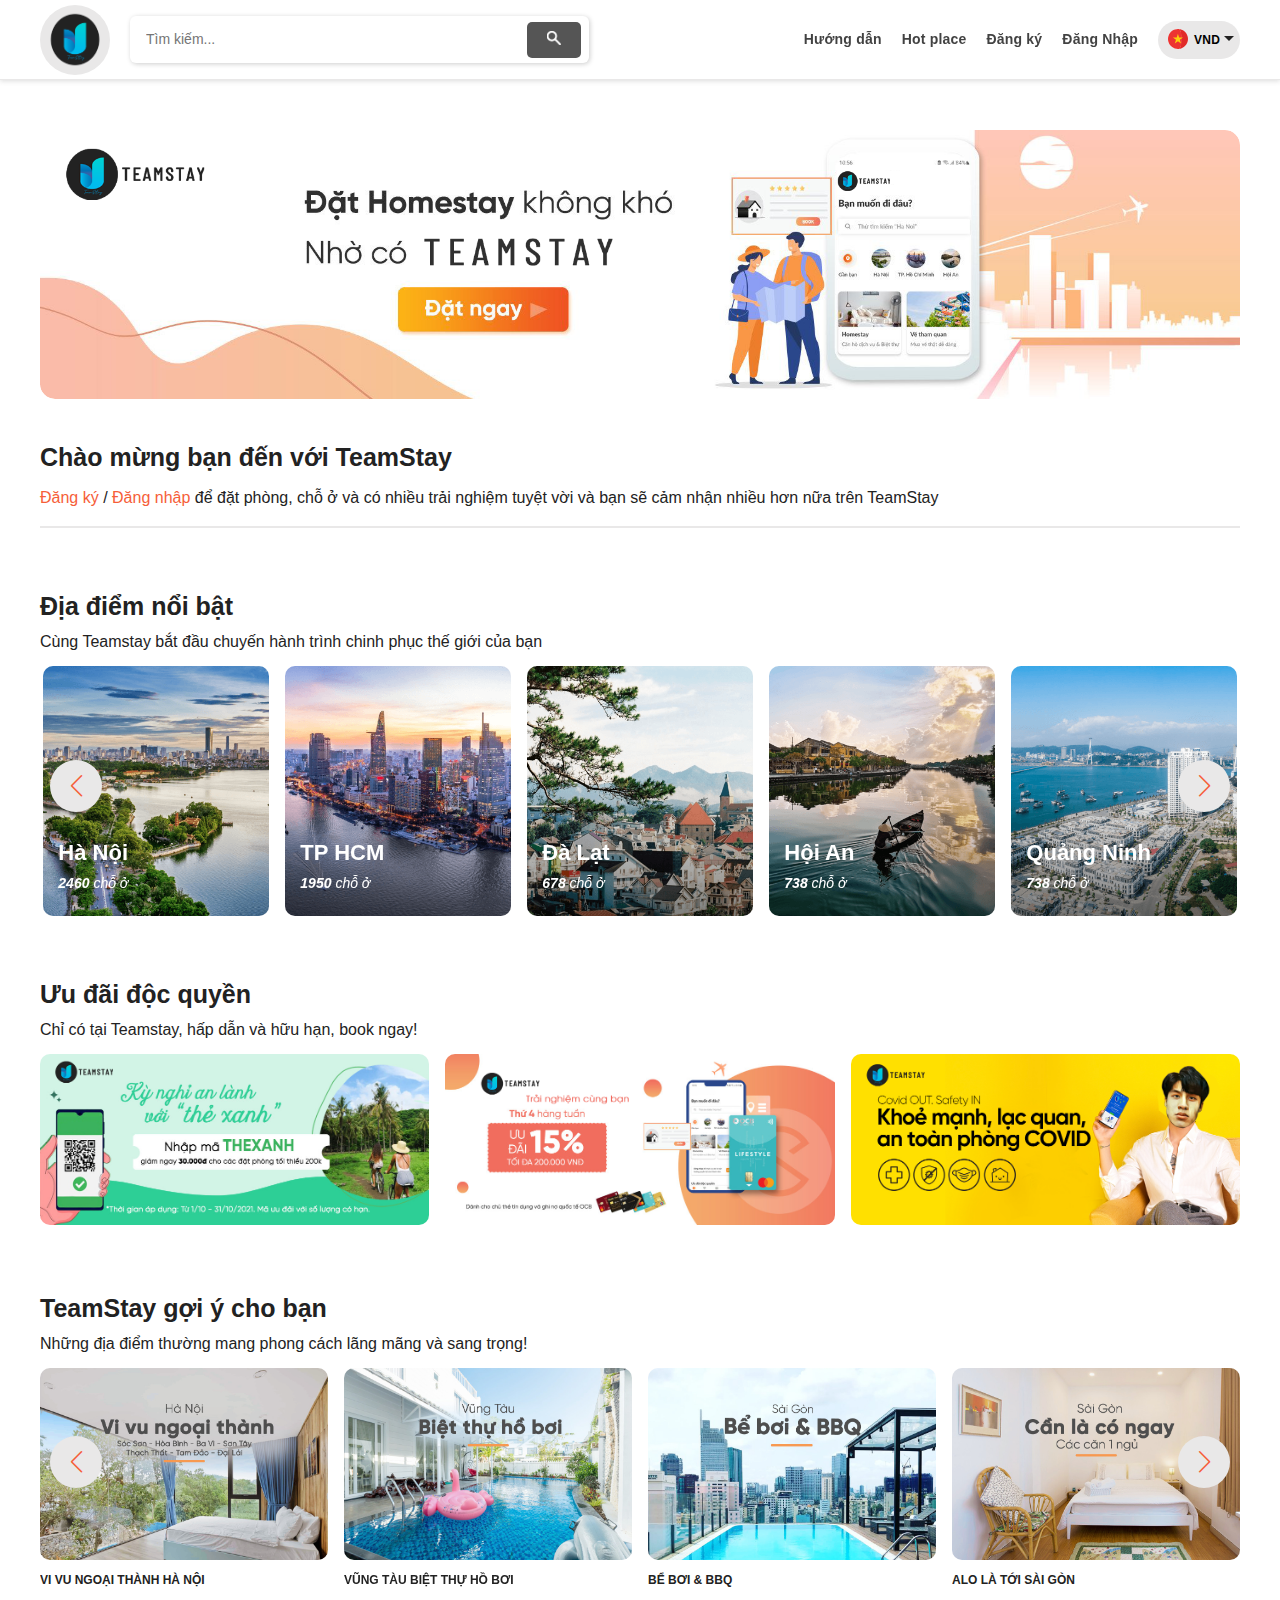
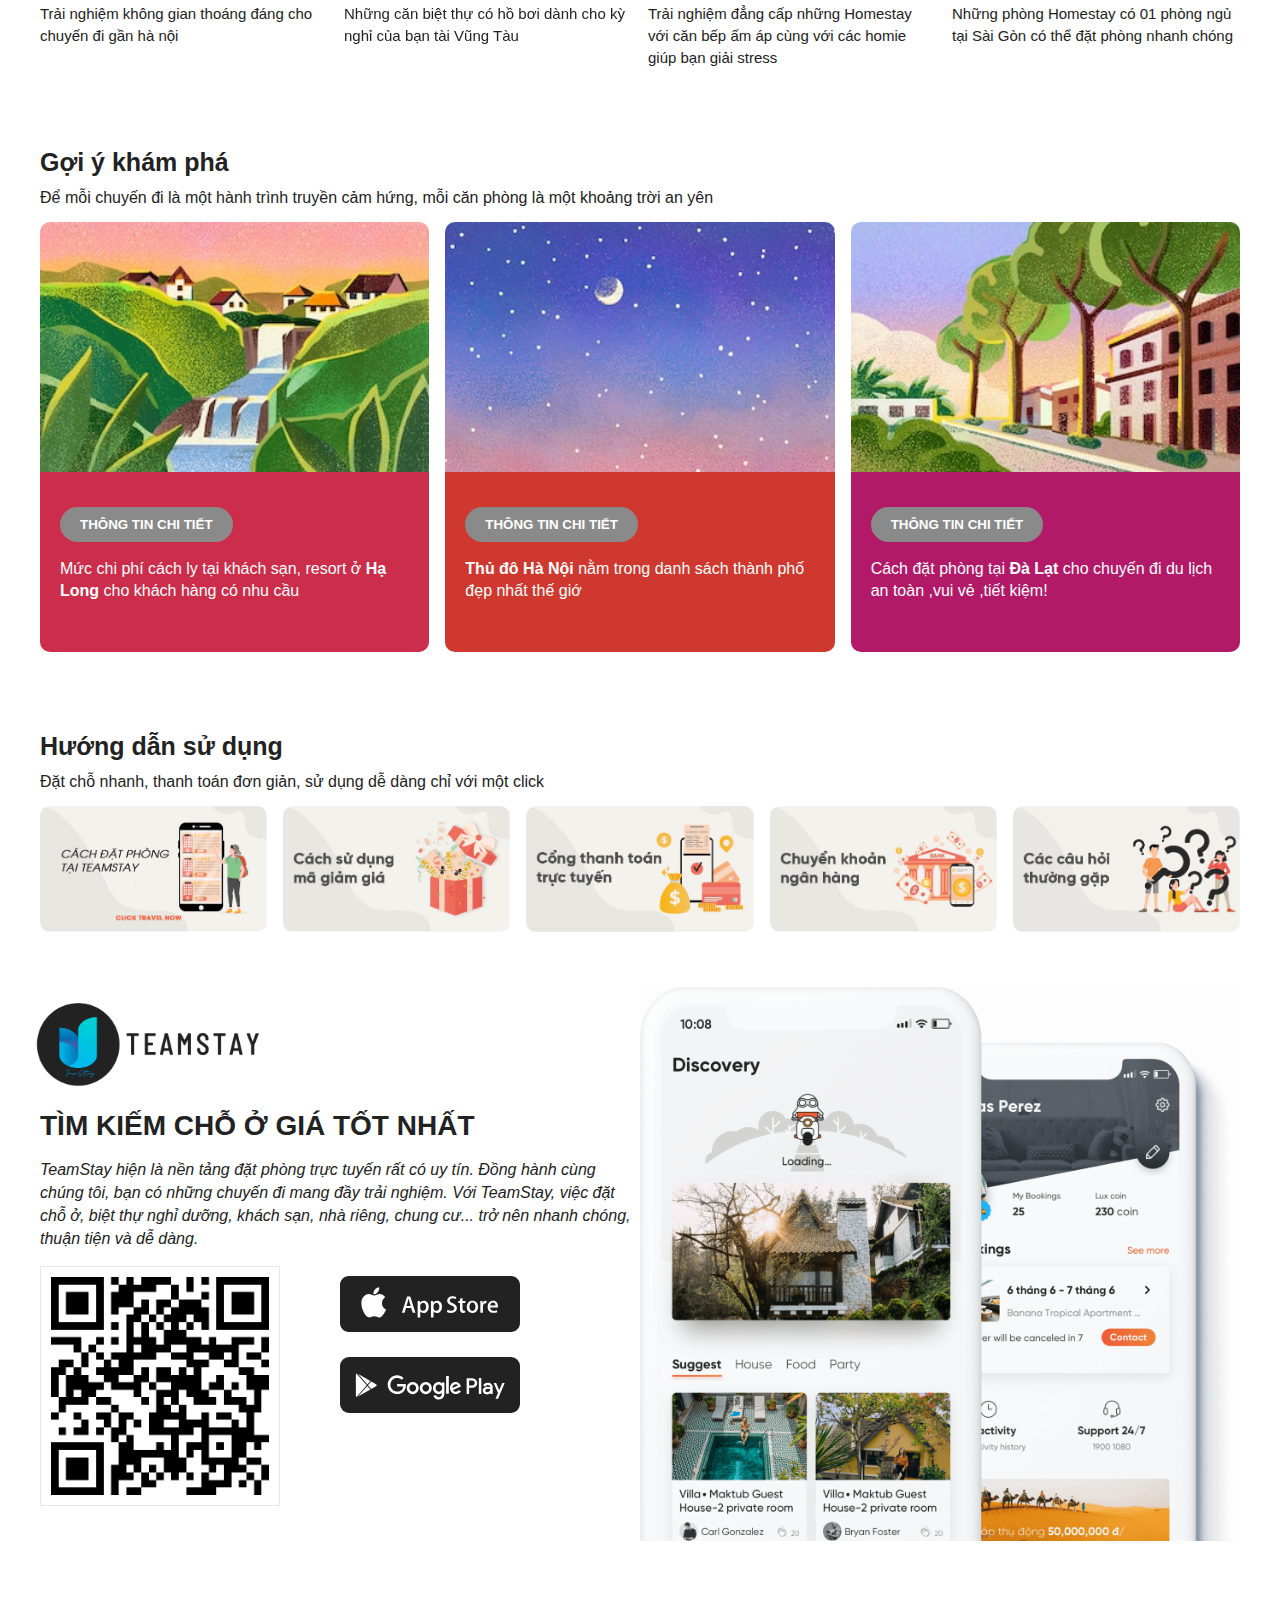
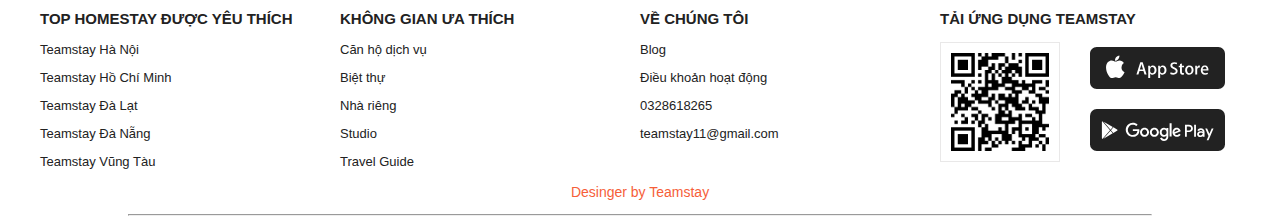
<file: Teamstay_project-develop/index.html>
<!DOCTYPE html>
<html lang="en">
<head>
    <meta charset="UTF-8">
    <meta http-equiv="X-UA-Compatible" content="IE=edge">
    <meta name="viewport" content="width=device-width, initial-scale=1.0">
    <title>TeamStay</title>
    <!-- <link rel="stylesheet" href="https://cdnjs.cloudflare.com/ajax/libs/font-awesome/5.15.3/css/all.min.css" integrity="sha512-iBBXm8fW90+nuLcSKlbmrPcLa0OT92xO1BIsZ+ywDWZCvqsWgccV3gFoRBv0z+8dLJgyAHIhR35VZc2oM/gI1w==" crossorigin="anonymous" referrerpolicy="no-referrer"/> -->
   <link rel="stylesheet" href="./assets/css/fontaweasome.css">
    <link rel="stylesheet" href="./assets/css/style.css">
    <link rel="stylesheet" href="./assets/css/responsivee.css">
    <link rel="stylesheet" type="text/css" href="./assets/css/swiper.css"/>
    <link rel="stylesheet" type="text/css" href="./assets/css/slider.css"/>
</head>
<body>
    <!-- header page -->
    <div class="header">
        <div class="grip wide">
            <div class="row_flex">
                <div class="header-logo col-6 m-9 l-9">
                    <div class="header-logo-img">
                        <a class="header-logo_link" href="./index.html">
                            <img src="assets/img/logoMain.png" alt="">
                            <!-- <img src="/assets/img/demoWeb2.svg" alt="LOGO">  -->  
                        </a>
                    </div>
                    <div class="header-location">
                        <div class="header-location-list">
                            <div class="location-items_input">
                                <input class="location_active_history" type="text" name="location" placeholder="Tìm kiếm...">
                                <div class="location-history">
                                    <h3>TÌM KIẾM GẦN ĐÂY</h3>
                                    <ul class="location-history-list">
                                        <li class="location-history-item">
                                            <a href="">319 Hoàn kiếm - Hà Nội</a>
                                        </li>
                                        <li class="location-history-item">
                                            <a href=""> Vinh - Nghệ An</a>
                                        </li>
                                        <li class="location-history-item">
                                           <a href="">Hà Giang</a>
                                        </li>
                                    </ul>
                                </div>
                            </div>
                            <button class="location-items_button">
                                <img src="assets/img/iconFind.png" alt="">
                            </button>
                        </div>
                    </div>
                </div>
                <div class="header-menu col-6 m-3 l-2-5">
                    <div class="menu-navbar-btn">
                        <span></span>
                        <span></span>
                        <span></span>
                    </div>
                    <ul class="menu-list">
                        <li class="menu-items">
                            <a href="./news.html">Hướng dẫn</a>
                        </li>
                        <li  class="menu-items">
                            <a  href="./product.html">Hot place</a>
                        </li>
                        <li class="menu-items dangky" id="menudangky">
                            <a href="./register.html">Đăng ký</a>
                        </li>
                        <li class="menu-items dangky" id="menudangnhap">
                            <a href="./login.html">Đăng Nhập</a>
                        </li>
                        <li class="menu-items item_relavie mb_none">
                            <div class="menu-items-language active-account__user">
                                <span class="menu-items_link">
                                   <!--  <img src="assets/img/VN.svg" alt=""> -->
                                    <i class="fas fa-user"></i>
                                    <span>Quản lý tài khoản</span>
                                </span>
                            </div> 
                            <div class="menu-language-contain menu-user__account">
                                <div class="language-contain-list row_flex">
                                    <div class="language-contain-items col-12">
                                        <div class="language-contain-list_link">
                                            <a  class="contain-items_link user__account--underline">
                                                <span class="languge-items_link user__account--res">
                                                    <i class="far fa-calendar"></i>
                                                    <span class="">Đặt chỗ cho tôi</span>
                                                </span>
                                            </a>
                                            <a class="contain-items_link user__account--underline">
                                                <span class="languge-items_link">
                                                    <i class="far fa-envelope"></i>
                                                    <span>Tin nhắn</span>
                                                </span>
                                            </a>
                                            <a class="contain-items_link user__account--underline">
                                                <span class="languge-items_link">
                                                    <i class="fas fa-cog"></i>
                                                    <span>Cài đặt tài khoản</span>
                                                </span>
                                            </a>
                                            <a class="contain-items_link user__account--underline">
                                                <span class="languge-items_link">
                                                    <i class="far fa-user"></i> 
                                                    <span>Quản lý Sản Phẩm</span>
                                                </span>
                                            </a>
                                            <a class="contain-items_link user__account--underline">
                                                <span class="languge-items_link">
                                                    <i class="fas fa-sign-out-alt"></i>
                                                   
                                                    <span>Đăng xuất</span>
                                                </span>
                                            </a>
                                        </div>
                                    </div>

                                </div>
                            </div>
                        </li>
                        <li class="menu-items item_relavie mb_mt">
                            <div class="menu-items-language">
                                <span class="menu-items_link">
                                    <img src="assets/img/VN.svg" alt=""> 
                                    <span>VND</span>
                                </span>
                            </div> 

                            <div class="menu-language-contain">
                                <div class="language-contain-list row_flex">
                                    <div class="language-contain-items col-6">
                                        <a  class="contain-items_link">
                                            <span class="languge-items_link">
                                                <img src="assets/img/VN.svg" alt=""> 
                                                <span>Tiếng việt</span>
                                            </span>
                                        </a>
                                       
                                        <a class="contain-items_link">
                                            <span class="languge-items_link">
                                                <img src="assets/img/en.svg" alt=""> 
                                                <span>English</span>
                                            </span>
                                        </a>
                                        <a class="contain-items_link">
                                            <span class="languge-items_link">
                                                <img src="assets/img/en.svg" alt=""> 
                                               
                                                <span>English - Indian</span>
                                            </span>
                                        </a>
                                    </div>
                                    <div class="language-contain-items col-6">
                                        <a class="contain-items_link">
                                            <span class="languge-items_link">
                                                <span class="languge-money">VND</span>
                                                <span class="languge_display">Vi En Di</span>
                                            </span>
                                        </a>
                                       
                                        <a class="contain-items_link">
                                            <span class="languge-items_link">
                                                <span class="languge-money">USD</span>
                                                <span class="languge_display">United state dollar</span>
                                            </span>
                                        </a>
                                    </div>
                                </div>
                            </div>
                        </li>
                    </ul>
                    
                </div>
            </div>
        </div>
    </div>

    

    
    <!-- Contaienr-page -->
    <div class="container">
        
        <div class="grip wide">   
        
            <div class="space-top"></div>
            
            <!-- slider bar -->
            <div class="swiper container_swiper col-12">
                <div class="swiper-wrapper">
                    
                    <div class="swiper-slide">
                        
                        <a href="./product.html">
                            <div class="container_slider">
                                <img src="./assets/img/bannerStay.png" alt="">
                            </div>
                        </a>
                     </div>
                     
                </div>
                <div class="swiper-pagination"></div>
             </div>
            <div class="space-top"></div>

            <!-- container Welcome -->
            <div class="container-welcome">
                <div class="container-welcome-list">
                    <h3 class="welcome-heading">
                        Chào mừng bạn đến với TeamStay
                    </h3>
                    <p class="welcome-title">
                        <a href="./register.html">Đăng ký</a> / <a href="./login.html">Đăng nhập</a> để đặt phòng, chỗ ở và có nhiều trải nghiệm tuyệt vời và bạn sẽ cảm nhận nhiều hơn nữa trên TeamStay
                    </p>
                    <span class="welcome-title welcome_link">
                        <a href="login.php"></a>
                        
                    </span>
                </div>
            </div>
          
            <!-- container HotPlace -->
            <div class="container-section">
                <div class="container-section-list">
                    <div class="container-section-item col-12">
                        <div class="section-title">
                            <h3 class="section-title-heading">Địa điểm nổi bật</h3>
                            <p class="section-title-text">Cùng Teamstay bắt đầu chuyến hành trình chinh phục thế giới của bạn</p>
                        </div>
                    </div>
                </div>
                <div class="container-section-item">
                    <div class="section-block">
                        <div class="row_flex">
                            <div class="swiper mySwiper">
                                <div class="swiper-wrapper">
                                  <div class="swiper-slide">
                                    <div class="">
                                        <a href="./product.html" class="section-block_link">
                                            <div class="section-block-production">
                                                <img src="assets/img/location_HN.png" alt="" class="section-block-img">
                                            </div>
                                            <div class="section-block-content">
                                                <h3 class="section-content_heading">Hà Nội</h3>
                                                <span class="section-content_title">
                                                    <i>2460 </i>
                                                    <i>chỗ ở</i>
                                                </span>
                                            </div>
                                        </a>
                                    </div>
                                  </div>
                                  <div class="swiper-slide">
                                    <div class="">
                                        <a href="./product.html" class="section-block_link">
                                            <div class="section-block-production">
                                                <img src="assets/img/location_HCM.png" alt="" class="section-block-img">
                                            </div>
                                            <div class="section-block-content">
                                                <h3 class="section-content_heading">TP HCM</h3>
                                                <span class="section-content_title">
                                                    <i>1950 </i>
                                                    <i>chỗ ở</i>
                                                </span>
                                            </div>
                                        </a>
                                    </div>
                                  </div>
                                  <div class="swiper-slide">
                                    <div class="">
                                        <a href="./product.html" class="section-block_link">
                                            <div class="section-block-production">
                                                <img src="assets/img/location_DALAT.png" alt="" class="section-block-img">
                                            </div>
                                            <div class="section-block-content">
                                                <h3 class="section-content_heading">Đà Lạt</h3>
                                                <span class="section-content_title">
                                                    <i>678 </i>
                                                    <i>chỗ ở</i>
                                                </span>
                                            </div>
                                        </a>
                                    </div>
                                  </div>
                                  <div class="swiper-slide">
                                    <div class="">
                                        <a href="./product.html" class="section-block_link">
                                            <div class="section-block-production">
                                                <img src="assets/img/location_6_HoiAn.png" alt="" class="section-block-img">
                                            </div>
                                            <div class="section-block-content">
                                                <h3 class="section-content_heading">Hội An</h3>
                                                <span class="section-content_title">
                                                    <i>738 </i>
                                                    <i>chỗ ở</i>
                                                </span>
                                            </div>
                                        </a>
                                    </div>
                                  </div>
                                  <div class="swiper-slide">
                                    <div class="">
                                        <a href="./product.html" class="section-block_link">
                                            <div class="section-block-production">
                                                <img src="assets/img/location_QN.png" alt="" class="section-block-img">
                                            </div>
                                            <div class="section-block-content">
                                                <h3 class="section-content_heading">Quảng Ninh</h3>
                                                <span class="section-content_title">
                                                    <i>738 </i>
                                                    <i>chỗ ở</i>
                                                </span>
                                            </div>
                                        </a>
                                    </div>
                                  </div>
                                  <div class="swiper-slide">
                                    <div class="">
                                        <a href="./product.html" class="section-block_link">
                                            <div class="section-block-production">
                                                <img src="assets/img/location_HCM.png" alt="" class="section-block-img">
                                            </div>
                                            <div class="section-block-content">
                                                <h3 class="section-content_heading">Nha Trang</h3>
                                                <span class="section-content_title">
                                                    <i>1110 </i>
                                                    <i>chỗ ở</i>
                                                </span>
                                            </div>
                                        </a>
                                    </div>
                                  </div>
                                  <div class="swiper-slide">
                                    <div class="">
                                        <a href="./product.html" class="section-block_link">
                                            <div class="section-block-production">
                                                <img src="assets/img/location_DALAT.png" alt="" class="section-block-img">
                                            </div>
                                            <div class="section-block-content">
                                                <h3 class="section-content_heading">Vinh</h3>
                                                <span class="section-content_title">
                                                    <i>930 </i>
                                                    <i>chỗ ở</i>
                                                </span>
                                            </div>
                                        </a>
                                    </div>
                                  </div>
                                  <div class="swiper-slide">
                                    <div class="">
                                        <a href="./product.html" class="section-block_link">
                                            <div class="section-block-production">
                                                <img src="assets/img/location_QN.png" alt="" class="section-block-img">
                                            </div>
                                            <div class="section-block-content">
                                                <h3 class="section-content_heading">Đà Nẵng</h3>
                                                <span class="section-content_title">
                                                    <i>930 </i>
                                                    <i>chỗ ở</i>
                                                </span>
                                            </div>
                                        </a>
                                    </div>
                                  </div>
                                </div>

                                <div class="swiper-button">
                                    <div class="swiper-button-next"></div>
                                </div>
                                
                                <div class="swiper-button">
                                    <div class="swiper-button-prev"></div>
                                </div>
                                <!-- <div class="swiper-pagination"></div> -->
                            </div>
                        </div>
                    </div>
                </div> 
            </div>
            
            <!-- container Ưu đãi -->
            <div class="container-section">
                <div class="container-section-list">
                    <div class="container-section-item">
                        <div class="section-title">
                            <h3 class="section-title-heading">Ưu đãi độc quyền</h3>
                            <p class="section-title-text">Chỉ có tại Teamstay, hấp dẫn và hữu hạn, book ngay!</p>
                        </div>
                    </div>

                    <div class="container-section-item">
                        <div class="section-block">
                            <div class="row_flex mt_8">
                                <div class="section-block-slider col-pading col-4 m-12">
                                    <a href="./news.html" class="section-block_link">
                                        <div class="section-block-production">
                                            <img src="assets/img/uaddai1.jpg.png" alt="" class="section-block-img">
                                        </div>
                                    </a>
                                </div>
                                <div class="section-block-slider col-pading col-4 m-12 section-block_none">
                                    <a href="./news.html" class="section-block_link">
                                        <div class="section-block-production">
                                            <img src="assets/img/uadai2.png" alt="" class="section-block-img">
                                        </div>
                                    </a>
                                </div>
                                <div class="section-block-slider col-pading col-4 m-12 section-block_none">
                                    <a href="./news.html" class="section-block_link">
                                        <div class="section-block-production">
                                            <img src="assets/img/uadai3.jpg-1.png" alt="" class="section-block-img">
                                        </div>
                                    </a>
                                </div>
                            </div>
                        </div>
                    </div>
                </div>
            </div>
            <!-- Container Gợi ý -->
            <div class="container-section">
                <div class="container-section-list">
                    <div class="container-section-item">
                        <div class="section-title">
                            <h3 class="section-title-heading">TeamStay gợi ý cho bạn</h3>
                            <p class="section-title-text">Những địa điểm thường mang phong cách lãng mãng và sang trọng!</p>
                        </div>
                    </div>

                    <div class="swiper suggestSwiper">
                        <div class="swiper-wrapper">
                          <div class="swiper-slide">
                            <div class="">
                                <a href="./product.html" class="section-block_link">
                                    <div class="section-block-production">
                                        <img src="assets/img/goiy1.jpg" alt="" class="section-block-img">
                                    </div>
                                    <div class="section-block-arcile">
                                        <h3 class="section-block-heading">vi vu ngoại thành hà nội</h3>
                                        <p class="section-block-title">
                                            Trải nghiệm không gian thoáng đáng cho chuyến đi gần hà nội
                                        </p>
                                    </div>
                                </a>
                            </div>
                          </div>
                          <div class="swiper-slide">
                            <div class="">
                                <a href="./product.html" class="section-block_link">
                                    <div class="section-block-production">
                                        <img src="assets/img/goiy2.jpg" alt="" class="section-block-img">
                                    </div>
                                    <div class="section-block-arcile">
                                        <h3 class="section-block-heading">vũng tàu biệt thự hồ bơi</h3>
                                        <p class="section-block-title">
                                            Những căn biệt thự có hồ bơi dành cho kỳ nghỉ của bạn tài Vũng Tàu
                                        </p>
                                    </div>
                                </a>
                            </div>
                          </div>
                          <div class="swiper-slide">
                            <div class="">
                                <a href="./product.html" class="section-block_link">
                                    <div class="section-block-production">
                                        <img src="assets/img/goiy5.jpg" alt="" class="section-block-img ">
                                    </div>
                                    <div class="section-block-arcile">
                                        <h3 class="section-block-heading">bể bơi & bbq</h3>
                                        <p class="section-block-title">
                                            Trải nghiệm đẳng cấp những Homestay với căn bếp ấm áp cùng
                                            với các homie giúp bạn giải stress
                                        </p>
                                    </div>
                                </a>
                            </div>
                          </div>
                          <div class="swiper-slide">
                            <div class="">
                                <a href="./product.html" class="section-block_link">
                                    <div class="section-block-production">
                                        <img src="assets/img/goiy4.jpg" alt="" class="section-block-img">
                                    </div>
                                    <div class="section-block-arcile">
                                        <h3 class="section-block-heading">Alo là tới sài gòn</h3>
                                        <p class="section-block-title">
                                            Những phòng Homestay có 01 phòng ngủ tại Sài Gòn có thể đặt phòng nhanh chóng
                                        </p>
                                    </div>
                                </a>
                            </div>
                          </div>
                          <div class="swiper-slide">
                            <div class="">
                                <a href="./product.html" class="section-block_link">
                                    <div class="section-block-production">
                                        <img src="assets/img/goiy6.jpg" alt="" class="section-block-img">
                                    </div>
                                    <div class="section-block-arcile">
                                        <h3 class="section-block-heading">Siêu giảm giá</h3>
                                        <p class="section-block-title">
                                            Top chỗ ở giám giá 50% từ các người chủ thân thiện của Teamstay
                                        </p>
                                    </div>
                                </a>
                            </div>
                          </div>
                          <div class="swiper-slide">
                            <div class="">
                                <a href="./product.html" class="section-block_link">
                                    <div class="section-block-production">
                                        <img src="assets/img/goiy7 (1).jpg" alt="" class="section-block-img">
                                    </div>
                                    <div class="section-block-arcile">
                                        <h3 class="section-block-heading">Gần trung tâm</h3>
                                        <p class="section-block-title">
                                            Dễ dàng thuận tiện cho việc di chuyển mua sắm sang chảnh,trung tâm thành phố HCM
                                        </p>
                                    </div>
                                </a>
                            </div>
                          </div>
                        </div>
        
                        <div class="swiper-button swiper-button_suggest">
                            <div class="swiper-button-next"></div>
                        </div>
                        
                        <div class="swiper-button swiper-button_suggest">
                            <div class="swiper-button-prev"></div>
                        </div>
                        <!-- <div class="swiper-pagination"></div> -->
                    </div>
                </div>
            </div>

            <!-- container khám phá -->
            <div class="container-section">
                <div class="container-section-list">
                    <div class="container-section-item">
                        <div class="section-title">
                            <h3 class="section-title-heading">Gợi ý khám phá</h3>
                            <p class="section-title-text">Để mỗi chuyến đi là một hành trình truyền cảm hứng, mỗi căn phòng là một khoảng trời an yên</p>
                        </div>
                    </div>

                    <div class="container-section-item">
                        <div class="section-block">
                            <div class="row_flex mt_8">
                                <div class="section-block-slider col-pading col-4 m-12">
                                    <a href="./news.html" class="section-block_link">
                                        <div class="section-block-production">
                                            <img src="assets/img/khampha1.jpg" alt="" class="section-block-img-2">
                                        </div>
                                        <div class="section-block_discover discover_background-1">
                                            <div>
                                                <button class="section-discover_btn">Thông tin chi tiết</button>
                                            </div>
                                            <p class="section-discover_title">
                                                Mức chi phí cách ly tại khách sạn, resort ở <b>Hạ Long</b> cho khách hàng có nhu cầu
                                            </p>
                                        </div>
                                    </a>
                                </div>
                                <div class="section-block-slider col-pading col-4 m-12">
                                    <a href="./news.html" class="section-block_link">
                                        <div class="section-block-production">
                                            <img src="assets/img/khampha2.jpg" alt="" class="section-block-img-2">
                                        </div>
                                        <div class="section-block_discover discover_background-2">
                                            <div>
                                                <button class="section-discover_btn">Thông tin chi tiết</button>
                                            </div>
                                            <p class="section-discover_title">
                                                <b>Thủ đô Hà Nội</b> nằm trong danh sách thành phố đẹp nhất thế giớ
                                            </p>
                                        </div>
                                    </a>
                                </div>
                                <div class="section-block-slider col-pading col-4 m-12">
                                    <a href="./news.html" class="section-block_link">
                                        <div class="section-block-production">
                                            <img src="assets/img/khampha3.jpg" alt="" class="section-block-img-2">
                                        </div>
                                        <div class="section-block_discover discover_background-3">
                                            <div>
                                                <button class="section-discover_btn">Thông tin chi tiết</button>
                                            </div>
                                            <p class="section-discover_title">
                                                Cách đặt phòng tại <b>Đà Lạt</b> cho chuyến đi du lịch an toàn ,vui vẻ ,tiết kiệm!
                                            </p>
                                        </div>
                                    </a>
                                </div>
                             
                            </div>
                        </div>
                    </div>
                </div>
            </div>

            <!-- container hướng đãn sử dụng -->
            <div class="container-section">
                <div class="container-section-list">
                    <div class="container-section-item">
                        <div class="section-title">
                            <h3 class="section-title-heading">Hướng dẫn sử dụng</h3>
                            <p class="section-title-text">Đặt chỗ nhanh, thanh toán đơn giản, sử dụng dễ dàng chỉ với một click</p>
                        </div>
                    </div>

                    <div class="container-section-item">
                        <div class="section-block">
                            <div class="row_flex mt_8 mt_4">
                                <div class="section-block-slider col-pading padding-4 col-2-5 m-6">
                                    <a href="" class="section-block_link">
                                        <div class="section-block-production">
                                            <img src="assets/img/theme1.jpg.png" alt="" class="section-block-img">
                                        </div>
                                    </a>
                                </div>

                                <div class="section-block-slider col-pading padding-4 col-2-5 m-6">
                                    <a href="" class="section-block_link">
                                        <div class="section-block-production">
                                            <img src="assets/img/theme2.jpg" alt="" class="section-block-img">
                                        </div>
                                    </a>
                                </div>

                                <div class="section-block-slider col-pading padding-4 col-2-5 m-0">
                                    <a href="" class="section-block_link">
                                        <div class="section-block-production">
                                            <img src="assets/img/theme3.jpg" alt="" class="section-block-img">
                                        </div>
                                    </a>
                                </div>

                                <div class="section-block-slider col-pading padding-4 col-2-5 m-0">
                                    <a href="" class="section-block_link">
                                        <div class="section-block-production">
                                            <img src="assets/img/theme4.jpg" alt="" class="section-block-img">
                                        </div>
                                    </a>
                                </div>

                                <div class="section-block-slider col-pading padding-4 col-2-5 m-0">
                                    <a href="" class="section-block_link">
                                        <div class="section-block-production">
                                            <img src="assets/img/theme5.jpg" alt="" class="section-block-img">
                                        </div>
                                    </a>
                                </div>
                               
                            </div>
                        </div>
                    </div>
                </div>
            </div>
            
            <div class="space-top"></div>
            <!-- container QR - APP download -->
            <div class="container-introduction">
                <div>
                   <div class="introduction_block row_flex">
                        <div class="container-introduction-list col-6 m-12">
                            <div class="contanier-introduction-block">
                                <div class="introduction_img">
                                    <img src="assets/img/logoTemaStay.png" alt="">
                                </div>
                                <h2 class="introduction-heading">
                                    tìm kiếm chỗ ở giá tốt nhất
                                </h2>
                                <span class="introduction-title">
                                    <p>
                                        TeamStay hiện là nền tảng đặt phòng trực tuyến rất có uy tín. Đồng hành cùng chúng tôi, bạn có những chuyến đi mang đầy trải nghiệm.
                                        Với TeamStay, việc đặt chỗ ở, biệt thự nghỉ dưỡng, khách sạn, nhà riêng, chung cư... trở nên nhanh chóng, thuận tiện và dễ dàng.
                                    </p>
                                </span>
                                <div class="introduction-app">
                                    <div class="introduction-qr col-6">
                                        <img src="assets/img/qr-code.png" alt="">
                                    </div>
                                    <div class="introduction-app_dowload col-6 m-12">
                                        <div class="app_dowload-item">
                                            <a href=""> <img src="assets/img/apple-store.svg" alt=""></a>
                                        </div>
                                        <div class="app_dowload-item">
                                            <a href=""><img src="assets/img/google-play.svg" alt=""></a>
                                        </div>
                                    </div>
                                </div>
                            </div>
                        </div>

                        <div class="container-introduction-img col-6">
                            <div class="introduction-item-img">
                                <img src="assets/img/mobile_bakcground.png" alt="">
                            </div>
                        </div>
                   </div>
                </div>
            </div>
            
        </div>
    </div> 
    <div class="space-top"></div>
    <!-- footer -->
    <div class="footer">
        <div class="grip wide">
            <div class="footer-list">
                <div class="footer-items col-3 l-6">
                    <h3 class="footer-heading">
                        TOP HOMESTAY ĐƯỢC YÊU THÍCH
                    </h3>
                    <ul class="footer-menu-list">
                        <li class="footer-menu_item">
                            <a href="">Teamstay Hà Nội</a>
                        </li>
                        <li class="footer-menu_item">
                            <a href="">Teamstay Hồ Chí Minh</a>
                        </li>
                        <li class="footer-menu_item">
                            <a href="">Teamstay Đà Lạt</a>
                        </li>
                        <li class="footer-menu_item">
                            <a href="">Teamstay Đà Nẵng</a>
                        </li>
                        <li class="footer-menu_item">
                            <a href="">Teamstay Vũng Tàu</a>
                        </li>
                    </ul>
                </div>
                <div class="footer-items col-3 l-6">
                    <h3 class="footer-heading">
                        KHÔNG GIAN ƯA THÍCH
                    </h3>
                    <ul class="footer-menu-list">
                        <li class="footer-menu_item">
                            <a href="">Căn hộ dịch vụ</a>
                        </li>
                        <li class="footer-menu_item">
                            <a href="">Biệt thự</a>
                        </li>
                        <li class="footer-menu_item">
                            <a href="">Nhà riêng</a>
                        </li>
                        <li class="footer-menu_item">
                            <a href="">Studio</a>
                        </li>
                        <li class="footer-menu_item">
                            <a href="">Travel Guide</a>
                        </li>
                    </ul>
                </div>
                <div class="footer-items col-3 l-6 footer_mt">
                    <h3 class="footer-heading">
                        VỀ CHÚNG TÔI
                    </h3>
                    <ul class="footer-menu-list">
                        <li class="footer-menu_item">
                            <a href="">Blog</a>
                        </li>
                        <li class="footer-menu_item">
                            <a href="">Điều khoản hoạt động</a>
                        </li>
                        <li class="footer-menu_item">
                            <a href="">0328618265</a>
                        </li>
                        <li class="footer-menu_item">
                            <a href="">teamstay11@gmail.com</a>
                        </li>
                    </ul>
                </div>
                <div class="footer-items col-3 l-6 footer_mt">
                    <h3 class="footer-heading">
                        TẢI ỨNG DỤNG TEAMSTAY
                    </h3>
                    <div class="introduction-app">
                        <div class="introduction-qr col-6">
                            <img src="assets/img/qr-code.png" alt="">
                        </div>
                        <div class="introduction-app_dowload col-6">
                            <div class="app_dowload-footer">
                               <a href=""><img src="assets/img/apple-store.svg" alt=""></a>
                            </div>
                            <div class="app_dowload-footer">
                                <a href=""><img  src="assets/img/google-play.svg" alt=""></a>
                            </div>
                        </div>
                    </div>
                </div>
            </div>
        </div>

        <!-- desinger -->
        
        
    </div> 
    
    <div>
        <p class="description_desinger">Desinger by Teamstay</p>
        <hr style="width: 80%">
    </div>

    <script type="text/javascript" src="./assets/js/main.js"></script>
    <script src="./assets/js/swiper.js"></script>
    <script>
        // slider container
        var container_swiper = new Swiper(".container_swiper", {
            spaceBetween: 0,
            centeredSlides: true,
            autoplay: {
            delay: 2500,
            disableOnInteraction: false,
            },
                pagination: {
                el: ".swiper-pagination",
                clickable: true,
            },
           /*  navigation: {
                nextEl: ".swiper-button-next",
                prevEl: ".swiper-button-prev",
            }, */

            breakpoints: {
                320: {
                    slidesPerView: 1,
                    spaceBetween: 10,
                    },
                // when window width is >= 480px
                480: {
                    slidesPerView: 1,
                    spaceBetween: 20
                    },
                // when window width is >= 640px
                640: {
                    slidesPerView: 1,
                    spaceBetween: 16
                    }
            }
        });
        // slider-hotproduct
        var swiper = new Swiper(".mySwiper", {
            slidesPerView: 5,
            spaceBetween: 30,
            slidesPerGroup: 1,
            loop: true,
            loopFillGroupWithBlank: true,
           /*  pagination: {
                el: ".swiper-pagination",
                clickable: true,
            }, */
            navigation: {
                nextEl: ".swiper-button-next",
                prevEl: ".swiper-button-prev",
            },

            breakpoints: {
                320: {
                    slidesPerView: 2,
                    spaceBetween: 10,
                    },
                // when window width is >= 480px
                480: {
                    slidesPerView: 3,
                    spaceBetween: 20
                    },

                880: {
                slidesPerView: 4,
                spaceBetween: 20
                },   
                // when window width is >= 640px
                1000: {
                slidesPerView: 5,
                spaceBetween: 10
                    }
            }
        });

        // slider-suggest
        var suggest_swiper = new Swiper(".suggestSwiper", {
            slidesPerView: 4,
            spaceBetween: 20,
            slidesPerGroup: 1,
            loop: true,
            loopFillGroupWithBlank: true,
            /* pagination: {
                el: ".swiper-pagination",
                clickable: true,
            }, */
             navigation: {
                nextEl: ".swiper-button-next",
                prevEl: ".swiper-button-prev",
            },
            breakpoints: {
                320: {
                    slidesPerView: 1,
                    spaceBetween: 10,
                    },
                
                480: {
                slidesPerView: 2,
                spaceBetween: 20
                },

                760: {
                    slidesPerView: 3,
                    spaceBetween: 20
                    },
                // when window width is >= 640px
                1000: {
                    slidesPerView: 4,
                    spaceBetween: 16
                    }
            }
        });
    </script>
   
</body>
</html>
</file>
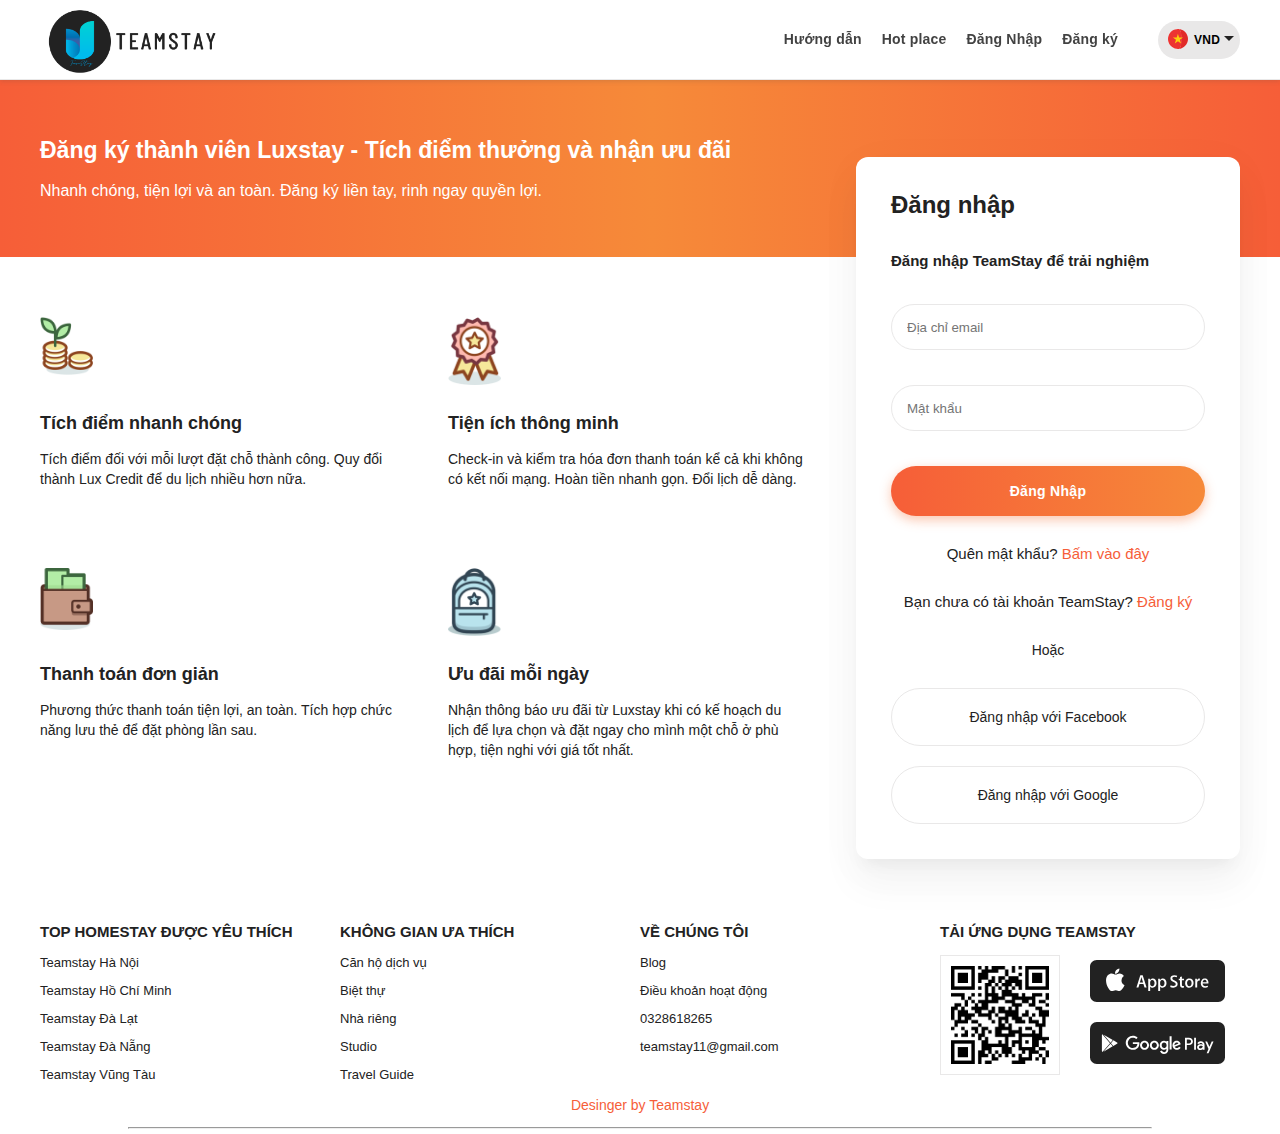
<file: Teamstay_project-develop/login.html>
<!DOCTYPE html>
<html lang="en">
<head>
    <meta charset="UTF-8">
    <meta http-equiv="X-UA-Compatible" content="IE=edge">
    <meta name="viewport" content="width=device-width, initial-scale=1.0">
    <title>Đăng nhập</title>
    <link rel="stylesheet" href="assets/css/style.css">
    <link rel="stylesheet" href="assets/css/responsivee.css">
</head>
<body>
     <!-- header page -->
     <div class="header">
        <div class="grip wide">
            <div class="row_flex">
                <div class="header-logo col-6 m-9 l-9">
                    <div class="header-logo-img">
                        <a class="header-logo_link_login" href="./index.html">
                            <img src="./assets/img/logoTemaStay.png" alt="">
                            <!-- <img src="/assets/img/demoWeb2.svg" alt="LOGO">  -->  
                        </a>
                    </div>
                    
                </div>
                <div class="header-menu col-6 m-3 l-2-5">
                    <div class="menu-navbar-btn">
                        <span></span>
                        <span></span>
                        <span></span>
                    </div>
                    <ul class="menu-list">
                        <li class="menu-items">
                            <a href="./news.html">Hướng dẫn</a>
                        </li>
                        <li  class="menu-items">
                            <a  href="product.html">Hot place</a>
                        </li>
                        <li class="menu-items">
                            <a href="login.html">Đăng Nhập</a>
                        </li>
                        <li class="menu-items">
                            <a href="register.html">Đăng ký</a>
                        </li>
                        <li class="menu-items " id="menudangnhap">
                        </li>
                        <li class="menu-items item_relavie mb_none">
                            <div class="menu-items-language">
                                <span class="menu-items_link">
                                   <!--  <img src="assets/img/VN.svg" alt=""> -->
                                    <i class="fas fa-user"></i>
                                    <span>Quản lý tài khoản</span>
                                </span>
                            </div> 

                            <div class="menu-language-contain menu-user__account">
                                <div class="language-contain-list row_flex">
                                    <div class="language-contain-items col-12">
                                        <div class="language-contain-list_link">
                                            <a  class="contain-items_link user__account--underline">
                                                <span class="languge-items_link user__account--res">
                                                    <i class="far fa-calendar"></i>
                                                    <span class="">Đặt chỗ cho tôi</span>
                                                </span>
                                            </a>
                                           
                                            <a class="contain-items_link user__account--underline">
                                                <span class="languge-items_link">
                                                    <i class="far fa-envelope"></i>
                                                    <span>Tin nhắn</span>
                                                </span>
                                            </a>
                                            <a class="contain-items_link user__account--underline">
                                                <span class="languge-items_link">
                                                    <i class="fas fa-cog"></i>
                                                   
                                                    <span>Cài đặt tài khoản</span>
                                                </span>
                                            </a>
                                            
                                            <a class="contain-items_link user__account--underline">
                                                <span class="languge-items_link">
                                                    <i class="far fa-user"></i>
                                                   
                                                    <span>Quản lý Sản Phẩm</span>
                                                </span>
                                            </a>
                                            <a class="contain-items_link user__account--underline">
                                                <span class="languge-items_link">
                                                    <i class="fas fa-sign-out-alt"></i>
                                                   
                                                    <span>Đăng xuất</span>
                                                </span>
                                            </a>
                                        </div>
                                    </div>

                                </div>
                            </div>
                        </li>
                        <li class="menu-items item_relavie mb_mt">
                            <div class="menu-items-language">
                                <span class="menu-items_link">
                                    <img src="assets/img/VN.svg" alt=""> 
                                    <span>VND</span>
                                </span>
                            </div> 

                            <div class="menu-language-contain">
                                <div class="language-contain-list row_flex">
                                    <div class="language-contain-items col-6">
                                        <a  class="contain-items_link">
                                            <span class="languge-items_link">
                                                <img src="assets/img/VN.svg" alt=""> 
                                                <span>Tiếng việt</span>
                                            </span>
                                        </a>
                                       
                                        <a class="contain-items_link">
                                            <span class="languge-items_link">
                                                <img src="assets/img/en.svg" alt=""> 
                                                <span>English</span>
                                            </span>
                                        </a>
                                        <a class="contain-items_link">
                                            <span class="languge-items_link">
                                                <img src="assets/img/en.svg" alt=""> 
                                               
                                                <span>English - Indian</span>
                                            </span>
                                        </a>
                                    </div>
                                    <div class="language-contain-items col-6">
                                        <a class="contain-items_link">
                                            <span class="languge-items_link">
                                                <span class="languge-money">VND</span>
                                                <span class="languge_display">Vi En Di</span>
                                            </span>
                                        </a>
                                       
                                        <a class="contain-items_link">
                                            <span class="languge-items_link">
                                                <span class="languge-money">USD</span>
                                                <span class="languge_display">United state dollar</span>
                                            </span>
                                        </a>
                                    </div>
                                </div>
                            </div>
                        </li>
                    </ul>
                </div>
            </div>
        </div>
    </div>

    <!-- Contaienr-page -->
    <div class="container">
        <div class="welcome">
            <div class="grip wide">    
                <div class="row_flex">
                    <div class="welcome-items col-7 m-12">
                        <h1 class="welcome-title_heading">
                            Đăng ký thành viên Luxstay - Tích điểm thưởng và nhận ưu đãi
                        </h1>
                        <p class="welcome-subtext">
                            Nhanh chóng, tiện lợi và an toàn. Đăng ký liền tay, rinh ngay quyền lợi.
                        </p>
                    </div>
                    
                </div>
            </div>
        </div>

        <div class="section">
            <div class="grip wide">
                <div class="row_flex">
                    <div class="container_rsm">
                        <div class="container-section-list col-8-2 m-12 l-12 last-x2">
                             <div class="container-section-item col-6 m-12">
                                 <div class="container-section-img">
                                     <img src="assets/img/login/coins@2x.png" alt="">
                                 </div>
                                 <div >
                                    <div class="pad_r-l">
                                        <h3 class="container-section-heading">
                                            Tích điểm nhanh chóng
                                        </h3>
                                        <p class="container-section-title">
                                            Tích điểm đối với mỗi lượt đặt chỗ thành công. Quy đổi thành Lux Credit để du lịch nhiều hơn nữa.
                                        </p>
                                    </div>
                                 </div>
                             </div>
                             <div class="container-section-item col-6 m-12">
                                 <div class="container-section-img">
                                     <img src="assets/img/login/top-sales@2x.png" alt="">
                                 </div>
                                 <div>
                                    <div class="pad_r-l">
                                        <h3 class="container-section-heading">
                                            Tiện ích thông minh
                                        </h3>
                                        <p class="container-section-title">
                                           Check-in và kiểm tra hóa đơn thanh toán kể cả khi không có kết nối mạng. Hoàn tiền nhanh gọn. Đổi lịch dễ dàng.
                                        </p>
                                    </div>
                                 </div>
                             </div>
                             <div class="container-section-item col-6 m-12">
                                 <div class="container-section-img">
                                     <img src="assets/img/login/wallet@2x.png" alt="">
                                 </div>
                                 <div>
                                     <div class="pad_r-l">
                                        <h3 class="container-section-heading">
                                            Thanh toán đơn giản
                                        </h3>
                                        <p class="container-section-title">
                                           Phương thức thanh toán tiện lợi, an toàn. Tích hợp chức năng lưu thẻ để đặt phòng lần sau.
                                        </p>
                                     </div>
                                 </div>
                             </div>
                             <div class="container-section-item col-6 m-12">
                                 <div class="container-section-img">
                                     <img src="assets/img/login/backpack@2x.png" alt="">
                                 </div>
                                 <div >
                                     <div class="pad_r-l">
                                        <h3 class="container-section-heading">
                                            Ưu đãi mỗi ngày
                                        </h3>
                                        <p class="container-section-title">
                                           Nhận thông báo ưu đãi từ Luxstay khi có kế hoạch du lịch để lựa chọn và đặt ngay cho mình một chỗ ở phù hợp, tiện nghi với giá tốt nhất.
                                        </p>
                                     </div>
        
                                   
                                 </div>
                             </div>
                        </div>
     
                        <div class="container-section-form col-4-2 m-12 l-12 first-x2">
                            <div class="container-section-account">
                                <h3 id="container-account-0heading" class="container-account-heading">
                                    Đăng nhập
                                </h3>
                                <span class="container-account-title">
                                    Đăng nhập TeamStay để trải nghiệm
                                </span>
                                <form class="container-account-form" id="container-account-form" action="xulydangnhap.php" method="POST">
                                    <div class="account-form_input">
                                        <input type="text" id="email" class="input" name="username" placeholder="Địa chỉ email" autocomplete="username">
                                        <span class="form-message" id="notification-email">
                                            
                                        </span>
                                    </div>
                                    <div class="account-form_input">
                                        <input type="password" id="password" class="input" name="password" placeholder="Mật khẩu">
                                        <span class="form-message" id="notification-password">
                                            
                                        </span>
                                    </div>
                                    <div class="account-form_button">
                                         <input  type="submit" value="Đăng Nhập" class="acount-form--btn_primary" id="account-form__submit"></input>
                                    </div>

                                    <div class="container-account-support">
                                        <div>
                                           <span>
                                                Quên mật khẩu? 
                                            <a href="">Bấm vào đây</a>
                                           </span>
                                        </div>
    
                                        <div>
                                            <span>
                                                Bạn chưa có tài khoản TeamStay? 
                                             <a href="register.html">Đăng ký</a>
                                            </span>
                                         </div>
                                    </div>
                                </form>
                                <div class="container-account__login">
                                    <div>
                                        Hoặc
                                    </div>
                                    <div class="account__login--app">
                                        <p>Đăng nhập với Facebook</p>
                                    </div>

                                    <div class="account__login--app">
                                        <p>Đăng nhập với Google</p>
                                    </div>
                                </div>
                               
                            </div>
                        </div>
     
                     </div>
                </div>
            </div>
        </div>

    </div> 
    <div class="space-top"></div>
    <!-- footer -->
    <div class="footer">
        <div class="grip wide">
            <div class="footer-list">
                <div class="footer-items col-3 l-6">
                    <h3 class="footer-heading">
                        TOP HOMESTAY ĐƯỢC YÊU THÍCH
                    </h3>
                    <ul class="footer-menu-list">
                        <li class="footer-menu_item">
                            <a href="">Teamstay Hà Nội</a>
                        </li>
                        <li class="footer-menu_item">
                            <a href="">Teamstay Hồ Chí Minh</a>
                        </li>
                        <li class="footer-menu_item">
                            <a href="">Teamstay Đà Lạt</a>
                        </li>
                        <li class="footer-menu_item">
                            <a href="">Teamstay Đà Nẵng</a>
                        </li>
                        <li class="footer-menu_item">
                            <a href="">Teamstay Vũng Tàu</a>
                        </li>
                    </ul>
                </div>
                <div class="footer-items col-3 l-6">
                    <h3 class="footer-heading">
                        KHÔNG GIAN ƯA THÍCH
                    </h3>
                    <ul class="footer-menu-list">
                        <li class="footer-menu_item">
                            <a href="">Căn hộ dịch vụ</a>
                        </li>
                        <li class="footer-menu_item">
                            <a href="">Biệt thự</a>
                        </li>
                        <li class="footer-menu_item">
                            <a href="">Nhà riêng</a>
                        </li>
                        <li class="footer-menu_item">
                            <a href="">Studio</a>
                        </li>
                        <li class="footer-menu_item">
                            <a href="">Travel Guide</a>
                        </li>
                    </ul>
                </div>
                <div class="footer-items col-3 l-6 footer_mt">
                    <h3 class="footer-heading">
                        VỀ CHÚNG TÔI
                    </h3>
                    <ul class="footer-menu-list">
                        <li class="footer-menu_item">
                            <a href="">Blog</a>
                        </li>
                        <li class="footer-menu_item">
                            <a href="">Điều khoản hoạt động</a>
                        </li>
                        <li class="footer-menu_item">
                            <a href="">0328618265</a>
                        </li>
                        <li class="footer-menu_item">
                            <a href="">teamstay11@gmail.com</a>
                        </li>
                    </ul>
                </div>
                <div class="footer-items col-3 l-6 footer_mt">
                    <h3 class="footer-heading">
                        TẢI ỨNG DỤNG TEAMSTAY
                    </h3>
                    <div class="introduction-app">
                        <div class="introduction-qr col-6">
                            <img src="assets/img/qr-code.png" alt="">
                        </div>
                        <div class="introduction-app_dowload col-6">
                            <div class="app_dowload-footer">
                               <a href=""><img src="assets/img/apple-store.svg" alt=""></a>
                            </div>
                            <div class="app_dowload-footer">
                                <a href=""><img  src="assets/img/google-play.svg" alt=""></a>
                            </div>
                        </div>
                    </div>
                </div>
            </div>
        </div>

        <!-- desinger -->
        
        
    </div> 
    <div>
        <p class="description_desinger">Desinger by Teamstay</p>
        <hr style="width: 80%">
    </div>

    <script type="text/javascript" src="./assets/js/main.js"></script>
    <script type="text/javascript" src="./assets/js/login.js"></script>
    
    <script>
        //  Validator({
        //     form: '#container-account-form',
        //     formGroupSelector: '.account-form_input',
        //     errorSelector: '.form-message',
        //     rules: [
        //         Validator.isRequired('#email', 'Email'),
        //         Validator.isEmail('#email'),
        //         Validator.isRequired('#password', 'Mật khẩu'),
        //         Validator.minLength('#password', 8),
                
        //     ],
        //     onsubmit: function(data) {
        //         console.log(data);
        //     }
        // }); 
    </script>

</body>
</html>
</file>
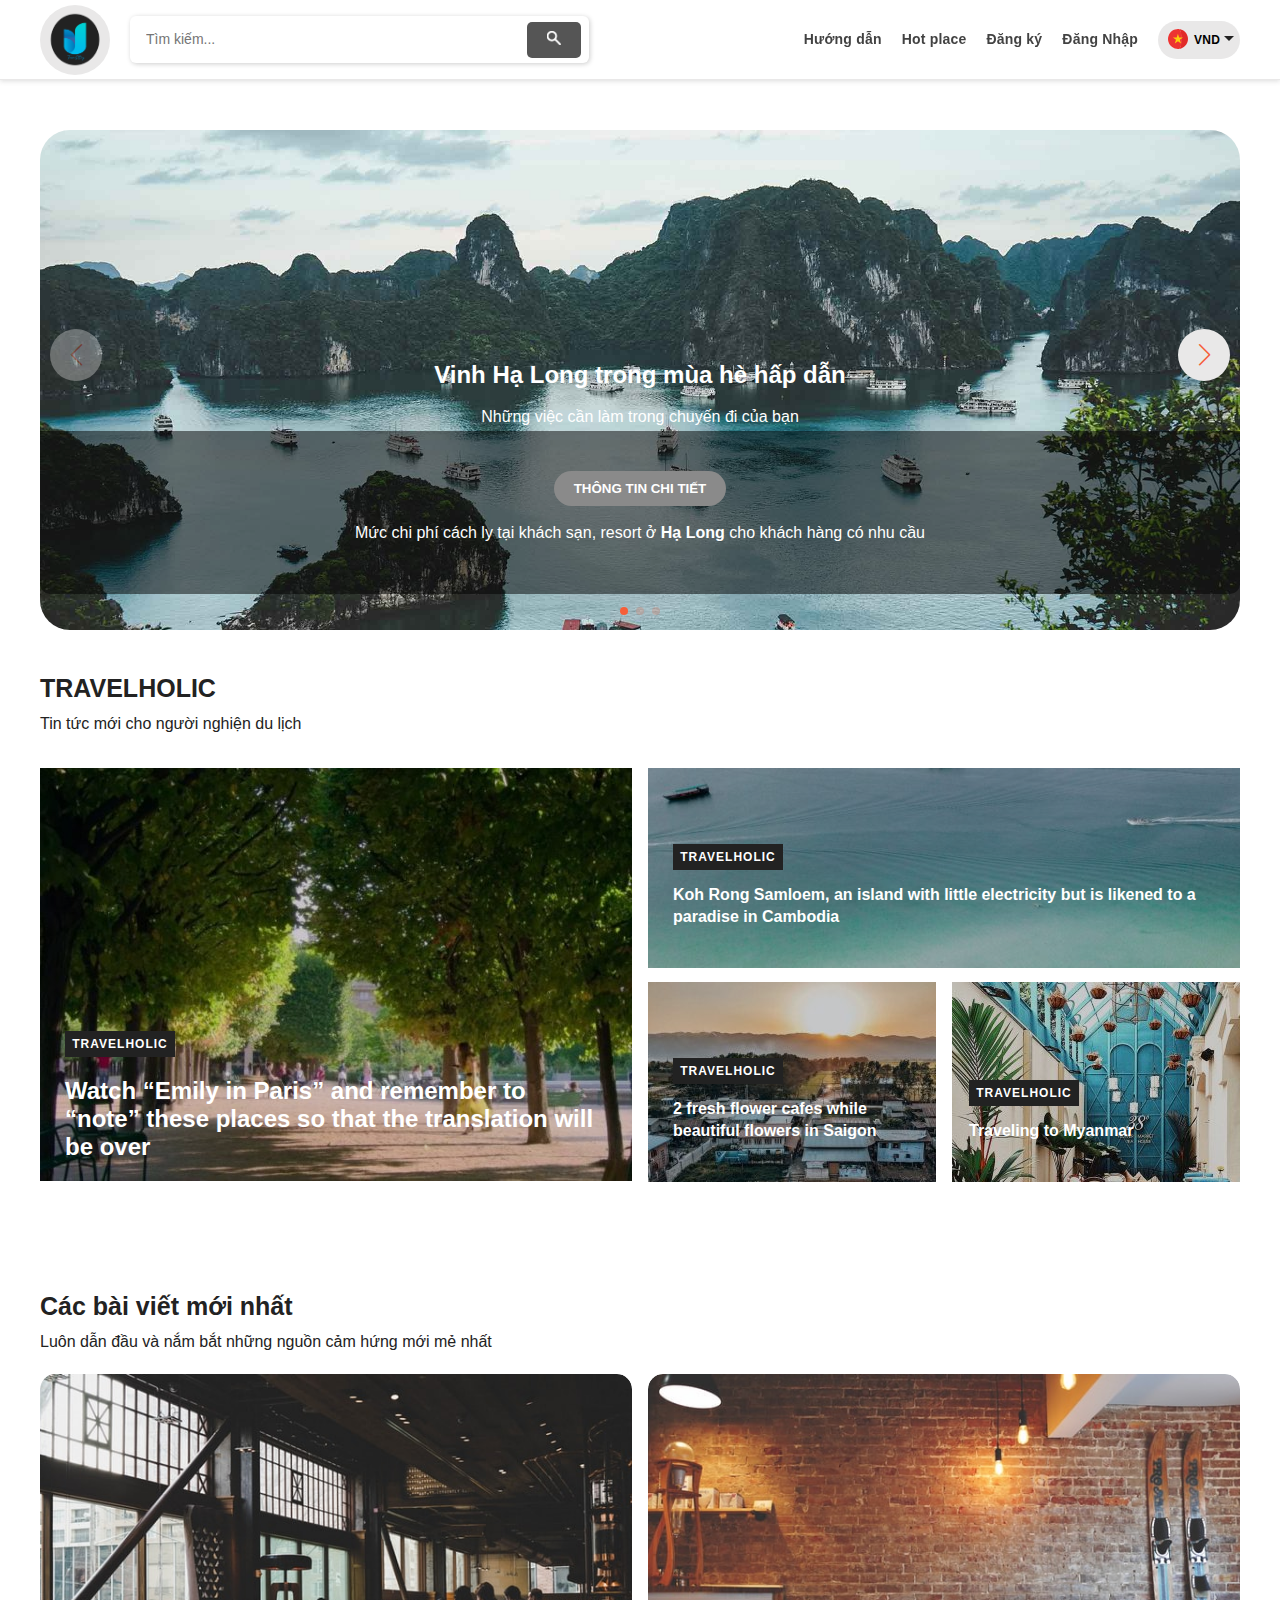
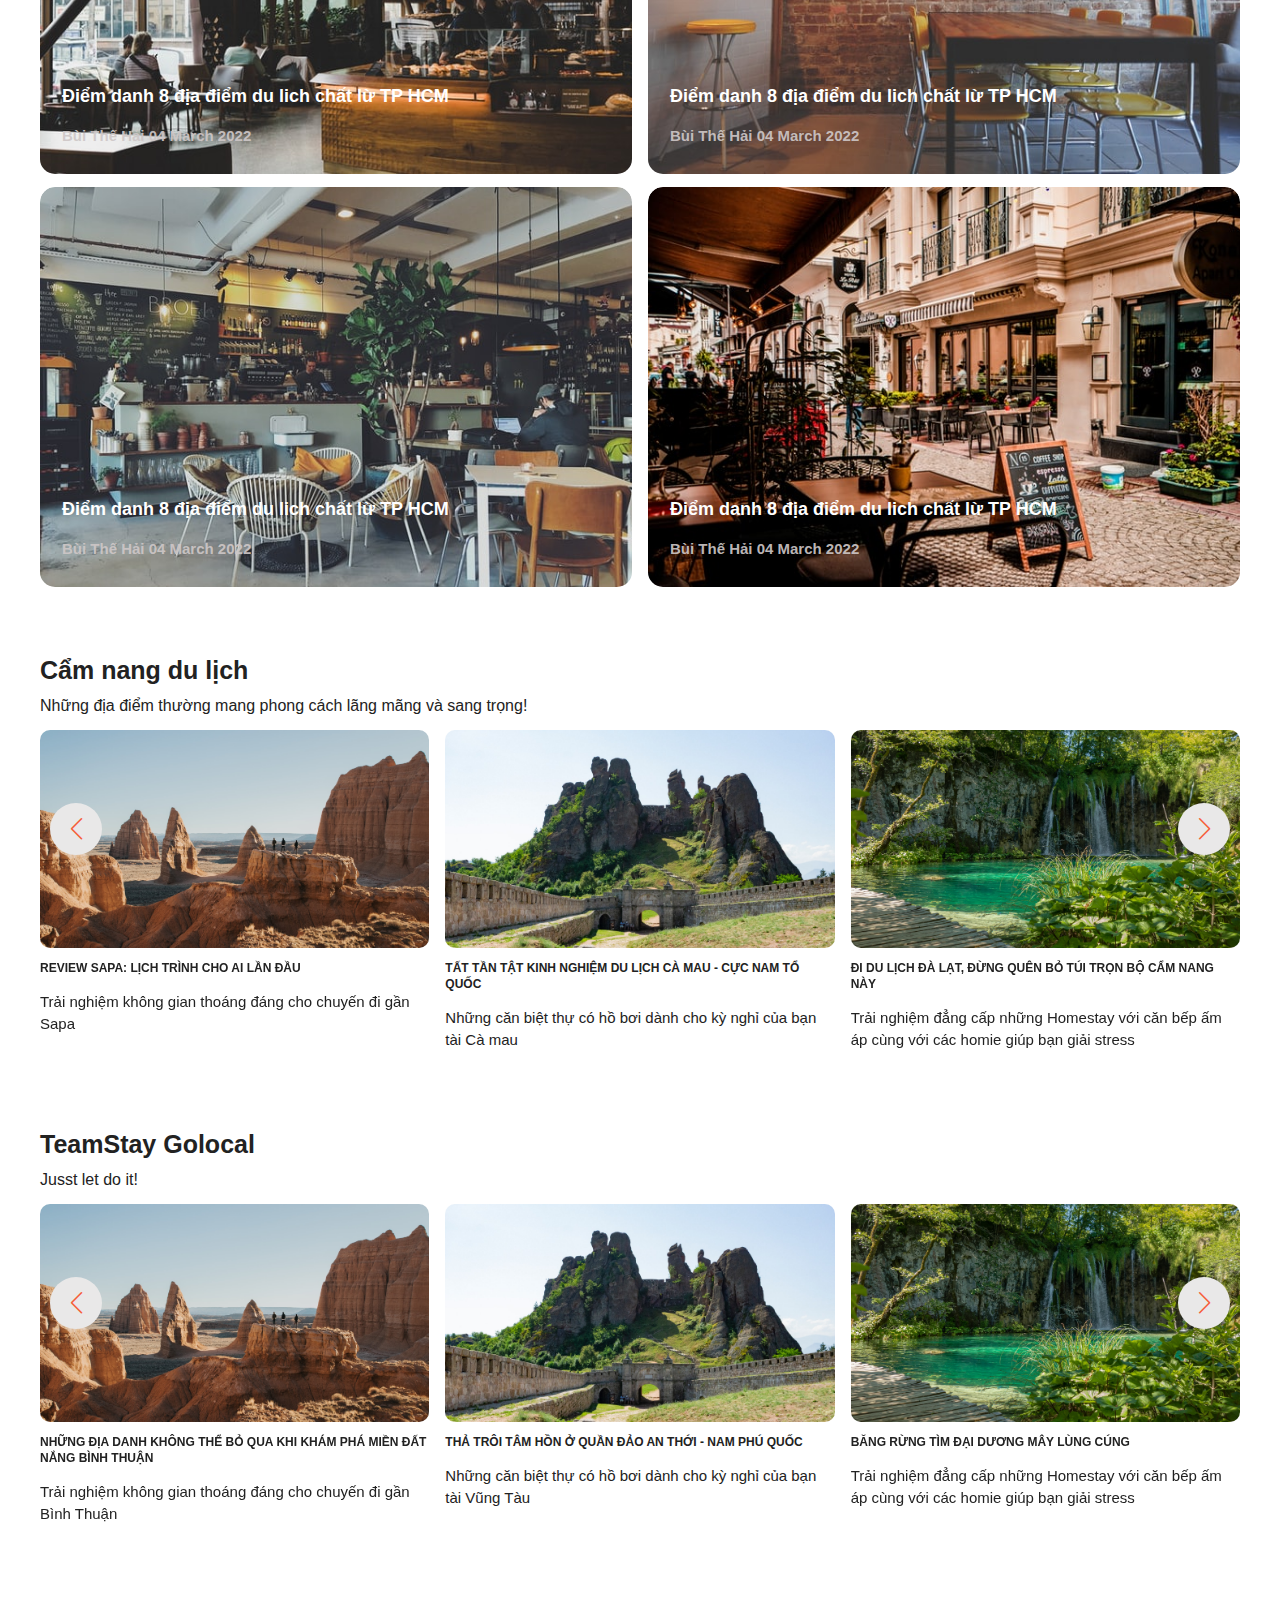
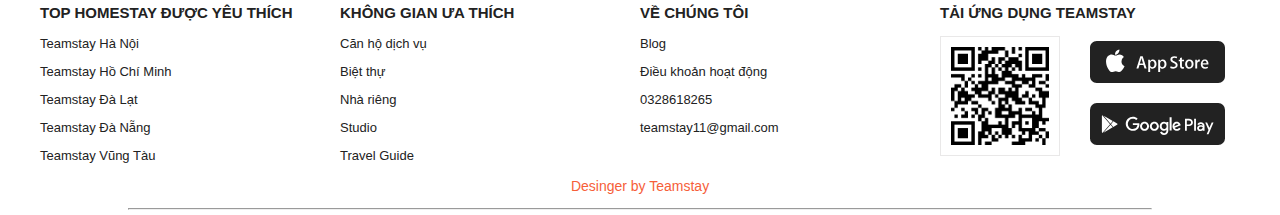
<file: Teamstay_project-develop/news.html>
<!DOCTYPE html>
<html lang="en">
<head>
    <meta charset="UTF-8">
    <meta http-equiv="X-UA-Compatible" content="IE=edge">
    <meta name="viewport" content="width=device-width, initial-scale=1.0">
    <title>Tin tức</title>
    <link rel="stylesheet" href="assets/css/style.css">
    <link rel="stylesheet" href="assets/css/news.css">
    <link rel="stylesheet" href="assets/css/responsivee.css">
    <link rel="stylesheet" type="text/css" href="./assets/css/swiper.css"/>
    <link rel="stylesheet" type="text/css" href="./assets/css/slider.css"/>
</head>
<body>
    <!-- header page -->
    <div class="header">
        <div class="grip wide">
            <div class="row_flex">
                <div class="header-logo col-6 m-9 l-9">
                    <div class="header-logo-img">
                        <a class="header-logo_link" href="./index.html">
                            <img src="assets/img/logoMain.png" alt="">
                            <!-- <img src="/assets/img/demoWeb2.svg" alt="LOGO">  -->  
                        </a>
                    </div>
                    <div class="header-location">
                        <div class="header-location-list">
                            <div class="location-items_input">
                                <input class="location_active_history" type="text" name="location" placeholder="Tìm kiếm...">
                                <div class="location-history">
                                    <h3>TÌM KIẾM GẦN ĐÂY</h3>
                                    <ul class="location-history-list">
                                        <li class="location-history-item">
                                            <a href="">319 Hoàn kiếm - Hà Nội</a>
                                        </li>
                                        <li class="location-history-item">
                                            <a href=""> Vinh - Nghệ An</a>
                                        </li>
                                        <li class="location-history-item">
                                           <a href="">Hà Giang</a>
                                        </li>
                                    </ul>
                                </div>
                            </div>
                            <button class="location-items_button">
                                <img src="assets/img/iconFind.png" alt="">
                            </button>
                        </div>
                    </div>
                </div>
                <div class="header-menu col-6 m-3 l-2-5">
                    <div class="menu-navbar-btn">
                        <span></span>
                        <span></span>
                        <span></span>
                    </div>
                    <ul class="menu-list">
                        <li class="menu-items">
                            <a href="./news.html">Hướng dẫn</a>
                        </li>
                        <li  class="menu-items">
                            <a  href="./product.html">Hot place</a>
                        </li>
                        <li class="menu-items" id="menudangxuat">
                            <a href="./register.html">Đăng ký</a>
                        </li>
                        <li class="menu-items " id="menudangnhap">
                           <a href="login.php"> Đăng Nhập </a>
                           
                        </li>
                        <li class="menu-items item_relavie mb_none">
                            <div class="menu-items-language active-account__user">
                                <span class="menu-items_link">
                                   <!--  <img src="assets/img/VN.svg" alt=""> -->
                                    <i class="fas fa-user"></i>
                                    <span>Quản lý tài khoản</span>
                                </span>
                            </div> 
                            <div class="menu-language-contain menu-user__account">
                                <div class="language-contain-list row_flex">
                                    <div class="language-contain-items col-12">
                                        <div class="language-contain-list_link">
                                            <a  class="contain-items_link user__account--underline">
                                                <span class="languge-items_link user__account--res">
                                                    <i class="far fa-calendar"></i>
                                                    <span class="">Đặt chỗ cho tôi</span>
                                                </span>
                                            </a>
                                           
                                            <a class="contain-items_link user__account--underline">
                                                <span class="languge-items_link">
                                                    <i class="far fa-envelope"></i>
                                                    <span>Tin nhắn</span>
                                                </span>
                                            </a>
                                            <a class="contain-items_link user__account--underline">
                                                <span class="languge-items_link">
                                                    <i class="fas fa-cog"></i>
                                                   
                                                    <span>Cài đặt tài khoản</span>
                                                </span>
                                            </a>
                                            
                                            <a class="contain-items_link user__account--underline">
                                                <span class="languge-items_link">
                                                    <i class="far fa-user"></i>
                                                   
                                                    <span>Quản lý Sản Phẩm</span>
                                                </span>
                                            </a>
                                            <a class="contain-items_link user__account--underline">
                                                <span class="languge-items_link">
                                                    <i class="fas fa-sign-out-alt"></i>
                                                   
                                                    <span>Đăng xuất</span>
                                                </span>
                                            </a>
                                        </div>
                                    </div>

                                </div>
                            </div>
                        </li>
                        <li class="menu-items item_relavie mb_mt">
                            <div class="menu-items-language">
                                <span class="menu-items_link">
                                    <img src="assets/img/VN.svg" alt=""> 
                                    <span>VND</span>
                                </span>
                            </div> 

                            <div class="menu-language-contain">
                                <div class="language-contain-list row_flex">
                                    <div class="language-contain-items col-6">
                                        <a  class="contain-items_link">
                                            <span class="languge-items_link">
                                                <img src="assets/img/VN.svg" alt=""> 
                                                <span>Tiếng việt</span>
                                            </span>
                                        </a>
                                       
                                        <a class="contain-items_link">
                                            <span class="languge-items_link">
                                                <img src="assets/img/en.svg" alt=""> 
                                                <span>English</span>
                                            </span>
                                        </a>
                                        <a class="contain-items_link">
                                            <span class="languge-items_link">
                                                <img src="assets/img/en.svg" alt=""> 
                                               
                                                <span>English - Indian</span>
                                            </span>
                                        </a>
                                    </div>
                                    <div class="language-contain-items col-6">
                                        <a class="contain-items_link">
                                            <span class="languge-items_link">
                                                <span class="languge-money">VND</span>
                                                <span class="languge_display">Vi En Di</span>
                                            </span>
                                        </a>
                                       
                                        <a class="contain-items_link">
                                            <span class="languge-items_link">
                                                <span class="languge-money">USD</span>
                                                <span class="languge_display">United state dollar</span>
                                            </span>
                                        </a>
                                    </div>
                                </div>
                            </div>
                        </li>
                    </ul>
                </div>
            </div>
        </div>
    </div>
    <div class="space-top"></div>
    <!-- Contaienr-page -->
    <div class="container">
        <div class="grip wide">   
          <div class="row_flex">
             <div class="swiper mySwiper col-12">
                <div class="swiper-wrapper">
                    <div class="swiper-slide">
                        <div class="container-news">
                            <div class="container-news-img col-12">
                                <img src="./assets/img/Tintuc/slider1.jpg" alt="">
                            </div>
                            <div class="container-news-drop">
                                <div class="container-news-heading">
                                    <h2>Vinh Hạ Long trong mùa hè hấp dẫn</h2>
                                </div>
                                <div class="container-news-title">
                                    <p>Những việc cần làm trong chuyến đi của bạn</p>
                                </div>
                                <div class="container-news-btn">
                                    <div class="section-block_discover news_background">
                                        <div>
                                            <a href="">
                                                <button class="section-discover_btn">Thông tin chi tiết</button>
                                            </a>
                                        </div>
                                        <p class="section-discover_title">
                                            Mức chi phí cách ly tại khách sạn, resort ở <b>Hạ Long</b> cho khách hàng có nhu cầu
                                        </p>
                                    </div>
                                </div>

                            </div>
                        </div>
                    </div>
                    <div class="swiper-slide">
                        <div class="container-news">
                            <div class="container-news-img col-12">
                                <img src="./assets/img/Tintuc/slider2.jpg" alt="">
                            </div>
                            <div class="container-news-drop">
                                <div class="container-news-heading">
                                    <h2>Đảo Ngọc Phú Quốc những điều thú vị chờ bạn</h2>
                                </div>
                                <div class="container-news-title">
                                    <p>Lời khuyên của khách hàng uy tín</p>
                                </div>
                                <div class="container-news-btn">
                                    <div class="section-block_discover news_background">
                                        <div>
                                            <a href="">
                                                <button class="section-discover_btn">Thông tin chi tiết</button>
                                            </a>
                                        </div>
                                        <p class="section-discover_title">
                                            Mức chi phí sinh hoạt tại <b>Phú Quốc</b> cho khách hàng có nhu cầu
                                        </p>
                                    </div>
                                </div>
                            </div>
                        </div>
                    </div>
                    <div class="swiper-slide">
                        <div class="container-news">
                            <div class="container-news-img col-12">
                                <img src="./assets/img/Tintuc/slider3.jpg" alt="">
                            </div>
                            <div class="container-news-drop">
                                <div class="container-news-heading">
                                    <h2>Vinh Hạ Long trong mùa hè hấp dẫn</h2>
                                </div>
                                <div class="container-news-title">
                                    <p>Những việc cần làm trong chuyến đi của bạn</p>
                                </div>
                                <div class="container-news-btn">
                                    <div class="section-block_discover news_background">
                                        <div>
                                            <a href="">
                                                <button class="section-discover_btn">Thông tin chi tiết</button>
                                            </a>
                                        </div>
                                        <p class="section-discover_title">
                                            Mức chi phí cách ly tại khách sạn, resort ở <b>Hạ Long</b> cho khách hàng có nhu cầu
                                        </p>
                                    </div>
                                </div>
                            </div>
                        </div>
                    </div>
                    
                </div>
                <div class="news_btn">
                    <div class="swiper-button-next"></div>
                </div>
                <div class="news_btn">
                    <div class="swiper-button-prev"></div>
                </div>
                <div class="swiper-pagination"></div>
             </div> 
            <div class="space-top"></div>

            <div class="container_hero-wrapper col-12">
                <div class="space-top"></div>
                <div class="container-section-item">
                    <div class="section-title">
                        <h3 class="section-title-heading">TRAVELHOLIC</h3>
                        <p class="section-title-text">Tin tức mới cho người nghiện du lịch</p>
                    </div>
                </div>
                <div class="container_heroblock-wrapper mt_8">
                    <div class="container_hero_horizontal col-6 m-12 col-pading">
                        <div class="wrapper-contain">
                            <div class="wrapper_list-img">
                                <a href="">
                                    <div class="wrapper_img_background wrapper_item-style_img">
                                        <div class="wrapper_img_lazyload">
                                            <img src="./assets/img/Tintuc/paris.jpg" alt="">
                                        </div>
                                    </div>
                                </a>
                            </div>
                            <div class="wrapper_list-content">
                                <div class="wrapper_item-category wrapper_item-style">
                                    <a href="">Travelholic</a>
                                </div>
                                <div class="wrapper_item-info">
                                    <h2 class="wrapper_item-title wrapper_item-style">
                                        Watch “Emily in Paris” and remember to “note” these places so that the translation will be over
                                    </h2>
                                    <div class="wrapper_item-post wrapper_item-style_1">
                                        <div class="wrapper_item-author">
                                            <span>By</span>
                                            <a href="">Mia</a>
                                        </div>
                                        <div class="wrapper_item-meta">
                                            <a href="">
                                                August 24, 2021
                                            </a>
                                        </div>
                                    </div>
                                </div>
                            </div>
                        </div>  
                    </div>                
                    <div class="container_heroblock_scrollbar col-6 m-12 col-pading m-0">
                         <div class="wrapper-contain wrapper_contain_scrollbar col-12 m-12">
                            <div class="wrapper_list-img">
                                <a href="">
                                    <div class="wrapper_img_background wrapper_img_scrollbar wrapper_item-style_img">
                                        <div class="wrapper_img_lazyload">
                                            <img src="./assets/img/Tintuc/koh_rong.jpeg" alt="">
                                        </div>
                                    </div>
                                </a>
                            </div>
                            <div class="wrapper_list-content_scrollbar">
                                <div class="wrapper_item-category wrapper_item-style">
                                    <a href="">Travelholic</a>
                                </div>
                                <div class="wrapper_item-info">
                                    <h2 class="wrapper_item-title_scrollbar wrapper_item-style">
                                        Koh Rong Samloem, an island with little electricity but is likened to a paradise in Cambodia
                                    </h2>
                                    <div class="wrapper_item-post wrapper_item-style_1">
                                        <div class="wrapper_item-author">
                                            <span>By</span>
                                            <a href="">Mia</a>
                                        </div>
                                        <div class="wrapper_item-meta">
                                            <a href="">
                                                August 24, 2021
                                            </a>
                                        </div>
                                    </div>
                                </div>
                            </div>
                        </div>

                        <div class="wrapper-contain wrapper_contain_scrollbar wr_first col-6 m-0">
                            <div class="wrapper_list-img">
                                <a href="">
                                    <div class="wrapper_img_background wrapper_img_scrollbar wrapper_item-style_img">
                                        <div class="wrapper_img_lazyload">
                                            <img src="./assets/img/Tintuc/myanmar.jpeg" alt="">
                                        </div>
                                    </div>
                                </a>
                            </div>
                            <div class="wrapper_list-content_scrollbar">
                                <div class="wrapper_item-category wrapper_item-style">
                                    <a href="">travelholic</a>
                                </div>
                                <div class="wrapper_item-info">
                                    <h2 class="wrapper_item-title_scrollbar wrapper_item-style">
                                        2 fresh flower cafes while beautiful flowers in Saigon
                                    </h2>
                                    <div class="wrapper_item-post wrapper_item-style_1">
                                        <div class="wrapper_item-author">
                                            <span>By</span>
                                            <a href="">Mia</a>
                                        </div>
                                        <div class="wrapper_item-meta">
                                            <a href="">
                                                August 23, 2021
                                            </a>
                                        </div>
                                    </div>
                                </div>
                            </div>
                        </div>
                        
                        <div class="wrapper-contain wrapper_contain_scrollbar wr_last col-6 m-0">
                            <div class="wrapper_list-img">
                                <a href="">
                                    <div class="wrapper_img_background wrapper_img_scrollbar wrapper_item-style_img">
                                        <div class="wrapper_img_lazyload">
                                            <img src="./assets/img/Tintuc/delicious.jpg" alt="">
                                        </div>
                                    </div>
                                </a>
                            </div>
                            <div class="wrapper_list-content_scrollbar">
                                <div class="wrapper_item-category wrapper_item-style">
                                    <a href="">travelholic</a>
                                </div>
                                <div class="wrapper_item-info">
                                    <h2 class="wrapper_item-title_scrollbar wrapper_item-style">
                                        Traveling to Myanmar
                                    </h2>
                                    <div class="wrapper_item-post wrapper_item-style_1">
                                        <div class="wrapper_item-author">
                                            <span>By</span>
                                            <a href="">Mia</a>
                                        </div>
                                        <div class="wrapper_item-meta">
                                            <a href="">
                                                August 23, 2021
                                            </a>
                                        </div>
                                    </div>
                                </div>
                            </div>
                        </div> 
                    </div>
                </div>
            </div>

            <div class="news-update-contain">
               
                <div class="new-update-list col-12">
                    <div class="container-section-item">
                        <div class="section-title">
                            <h3 class="section-title-heading">Các bài viết mới nhất</h3>
                            <p class="section-title-text">Luôn dẫn đầu và nắm bắt những nguồn cảm hứng mới mẻ nhất</p>
                        </div>
                    </div>
                    <div class="row_flex mt_8">
                        <div class="new-update-item col-6 m-12 col-pading">
                            <a href="">
                                <div class="new-update__img">
                                    <img src="./assets/img/Tintuc/diadiem1.jpg" alt="">
                                </div>
                                <div class="new-update__title is__absolute">
                                   <h4>Điểm danh 8 địa điểm du lich chất lừ TP HCM</h4>
                                   <p class="new-update__blur">Bùi Thế Hải 04 March 2022</p>
                                </div>
                            </a>
                        </div>
                        <div class="new-update-item col-6 m-12 col-pading">
                            <a href="">
                                <div class="new-update__img">
                                    <img src="./assets/img/Tintuc/diadiem2.jpg" alt="">
                                </div>
                                <div class="new-update__title is__absolute">
                                   <h4>Điểm danh 8 địa điểm du lich chất lừ TP HCM</h4>
                                   <p class="new-update__blur">Bùi Thế Hải 04 March 2022</p>
                                </div>
                            </a>
                        </div>
                        <div class="new-update-item col-6 m-12 col-pading">
                            <a href="">
                                <div class="new-update__img">
                                    <img src="./assets/img/Tintuc/diadiem3.jpg" alt="">
                                </div>
                                <div class="new-update__title is__absolute">
                                   <h4>Điểm danh 8 địa điểm du lich chất lừ TP HCM</h4>
                                   <p class="new-update__blur">Bùi Thế Hải 04 March 2022</p>
                                </div>
                            </a>
                        </div>
                        <div class="new-update-item col-6 m-12 col-pading">
                            <a href="">
                                <div class="new-update__img">
                                    <img src="./assets/img/Tintuc/diadiem4.jpg" alt="">
                                </div>
                                <div class="new-update__title is__absolute">
                                   <h4>Điểm danh 8 địa điểm du lich chất lừ TP HCM</h4>
                                   <p class="new-update__blur">Bùi Thế Hải 04 March 2022</p>
                                </div>
                            </a>
                        </div>
                      
                    </div>
                </div>
            </div>
          </div>
          
          <div class="container-section">
            <div class="container-section-list">
                <div class="container-section-item">
                    <div class="section-title">
                        <h3 class="section-title-heading">Cẩm nang du lịch</h3>
                        <p class="section-title-text">Những địa điểm thường mang phong cách lãng mãng và sang trọng!</p>
                    </div>
                </div>

                <div class="swiper suggestSwiper">
                    <div class="swiper-wrapper">
                      <div class="swiper-slide">
                        <div class="">
                            <a href="" class="section-block_link">
                                <div class="section-block-production section-block__img">
                                    <img src="./assets/img/Tintuc/camnang1.jpg" alt="" class="section-block-img">
                                </div>
                                <div class="section-block-arcile">
                                    <h3 class="section-block-heading">Review Sapa: Lịch trình cho ai lần đầu</h3>
                                    <p class="section-block-title">
                                        Trải nghiệm không gian thoáng đáng cho chuyến đi gần Sapa
                                    </p>
                                </div>
                            </a>
                        </div>
                      </div>
                      <div class="swiper-slide">
                        <div class="">
                            <a href="" class="section-block_link">
                                <div class="section-block-production section-block__img">
                                    <img src="./assets/img/Tintuc/camnang2.jpg" alt="" class="section-block-img">
                                </div>
                                <div class="section-block-arcile">
                                    <h3 class="section-block-heading">Tất tần tật kinh nghiệm du lịch Cà Mau - cực nam Tổ Quốc</h3>
                                    <p class="section-block-title">
                                        Những căn biệt thự có hồ bơi dành cho kỳ nghỉ của bạn tài Cà mau
                                    </p>
                                </div>
                            </a>
                        </div>
                      </div>
                      <div class="swiper-slide">
                        <div class="">
                            <a href="" class="section-block_link">
                                <div class="section-block-production section-block__img">
                                    <img src="./assets/img/Tintuc/camnang3.jpg" alt="" class="section-block-img ">
                                </div>
                                <div class="section-block-arcile">
                                    <h3 class="section-block-heading">Đi du lịch Đà Lạt, đừng quên bỏ túi trọn bộ cẩm nang này</h3>
                                    <p class="section-block-title">
                                        Trải nghiệm đẳng cấp những Homestay với căn bếp ấm áp cùng
                                        với các homie giúp bạn giải stress
                                    </p>
                                </div>
                            </a>
                        </div>
                      </div>
                      <div class="swiper-slide">
                        <div class="">
                            <a href="" class="section-block_link">
                                <div class="section-block-production section-block__img">
                                    <img src="./assets/img/Tintuc/camnang4.jpg" alt="" class="section-block-img">
                                </div>
                                <div class="section-block-arcile">
                                    <h3 class="section-block-heading">Alo là tới sài gòn</h3>
                                    <p class="section-block-title">
                                        Những phòng Homestay có 01 phòng ngủ tại Sài Gòn có thể đặt phòng nhanh chóng
                                    </p>
                                </div>
                            </a>
                        </div>
                      </div>
                      <div class="swiper-slide">
                        <div class="">
                            <a href="" class="section-block_link">
                                <div class="section-block-production section-block__img">
                                    <img src="./assets/img/Tintuc/camnang5.jpg" alt="" class="section-block-img">
                                </div>
                                <div class="section-block-arcile">
                                    <h3 class="section-block-heading">Siêu giảm giá</h3>
                                    <p class="section-block-title">
                                        Top chỗ ở giám giá 50% từ các người chủ thân thiện của Teamstay
                                    </p>
                                </div>
                            </a>
                        </div>
                      </div>
                 
                    </div>
    
                    <div class="swiper-button swiper-button_suggest">
                        <div class="swiper-button-next"></div>
                    </div>
                    
                    <div class="swiper-button swiper-button_suggest">
                        <div class="swiper-button-prev"></div>
                    </div>
                    <!-- <div class="swiper-pagination"></div> -->
                </div>
            </div>
          </div>

          <div class="container-section">
            <div class="container-section-list">
                <div class="container-section-item">
                    <div class="section-title">
                        <h3 class="section-title-heading">TeamStay Golocal</h3>
                        <p class="section-title-text">Jusst let do it!</p>
                    </div>
                </div>

                <div class="swiper suggestSwiper">
                    <div class="swiper-wrapper">
                      <div class="swiper-slide">
                        <div class="">
                            <a href="" class="section-block_link">
                                <div class="section-block-production section-block__img">
                                    <img src="./assets/img/Tintuc/camnang1.jpg" alt="" class="section-block-img">
                                </div>
                                <div class="section-block-arcile">
                                    <h3 class="section-block-heading">Những địa danh không thể bỏ qua khi khám phá miền đất nắng Bình Thuận</h3>
                                    <p class="section-block-title">
                                        Trải nghiệm không gian thoáng đáng cho chuyến đi gần Bình Thuận
                                    </p>
                                </div>
                            </a>
                        </div>
                      </div>
                      <div class="swiper-slide">
                        <div class="">
                            <a href="" class="section-block_link">
                                <div class="section-block-production section-block__img">
                                    <img src="./assets/img/Tintuc/camnang2.jpg" alt="" class="section-block-img">
                                </div>
                                <div class="section-block-arcile">
                                    <h3 class="section-block-heading">Thả trôi tâm hồn ở Quần đảo An Thới - Nam Phú Quốc</h3>
                                    <p class="section-block-title">
                                        Những căn biệt thự có hồ bơi dành cho kỳ nghỉ của bạn tài Vũng Tàu
                                    </p>
                                </div>
                            </a>
                        </div>
                      </div>
                      <div class="swiper-slide">
                        <div class="">
                            <a href="" class="section-block_link">
                                <div class="section-block-production section-block__img">
                                    <img src="./assets/img/Tintuc/camnang3.jpg" alt="" class="section-block-img ">
                                </div>
                                <div class="section-block-arcile">
                                    <h3 class="section-block-heading">Băng rừng tìm đại dương mây Lùng Cúng</h3>
                                    <p class="section-block-title">
                                        Trải nghiệm đẳng cấp những Homestay với căn bếp ấm áp cùng
                                        với các homie giúp bạn giải stress
                                    </p>
                                </div>
                            </a>
                        </div>
                      </div>
                      <div class="swiper-slide">
                        <div class="">
                            <a href="" class="section-block_link">
                                <div class="section-block-production section-block__img">
                                    <img src="./assets/img/Tintuc/camnang4.jpg" alt="" class="section-block-img">
                                </div>
                                <div class="section-block-arcile">
                                    <h3 class="section-block-heading">Alo là tới sài gòn</h3>
                                    <p class="section-block-title">
                                        Những phòng Homestay có 01 phòng ngủ tại Sài Gòn có thể đặt phòng nhanh chóng
                                    </p>
                                </div>
                            </a>
                        </div>
                      </div>
                      <div class="swiper-slide">
                        <div class="">
                            <a href="" class="section-block_link">
                                <div class="section-block-production section-block__img">
                                    <img src="./assets/img/Tintuc/camnang5.jpg" alt="" class="section-block-img">
                                </div>
                                <div class="section-block-arcile">
                                    <h3 class="section-block-heading">Siêu giảm giá</h3>
                                    <p class="section-block-title">
                                        Top chỗ ở giám giá 50% từ các người chủ thân thiện của Teamstay
                                    </p>
                                </div>
                            </a>
                        </div>
                      </div>
                 
                    </div>
    
                    <div class="swiper-button swiper-button_suggest">
                        <div class="swiper-button-next"></div>
                    </div>
                    
                    <div class="swiper-button swiper-button_suggest">
                        <div class="swiper-button-prev"></div>
                    </div>
                    <!-- <div class="swiper-pagination"></div> -->
                </div>
            </div>
          </div>
        </div>
    </div> 
    <div class="space-top"></div>
    <!-- footer -->
    <div class="footer">
        <div class="grip wide">
            <div class="footer-list">
                <div class="footer-items col-3 l-6">
                    <h3 class="footer-heading">
                        TOP HOMESTAY ĐƯỢC YÊU THÍCH
                    </h3>
                    <ul class="footer-menu-list">
                        <li class="footer-menu_item">
                            <a href="">Teamstay Hà Nội</a>
                        </li>
                        <li class="footer-menu_item">
                            <a href="">Teamstay Hồ Chí Minh</a>
                        </li>
                        <li class="footer-menu_item">
                            <a href="">Teamstay Đà Lạt</a>
                        </li>
                        <li class="footer-menu_item">
                            <a href="">Teamstay Đà Nẵng</a>
                        </li>
                        <li class="footer-menu_item">
                            <a href="">Teamstay Vũng Tàu</a>
                        </li>
                    </ul>
                </div>
                <div class="footer-items col-3 l-6">
                    <h3 class="footer-heading">
                        KHÔNG GIAN ƯA THÍCH
                    </h3>
                    <ul class="footer-menu-list">
                        <li class="footer-menu_item">
                            <a href="">Căn hộ dịch vụ</a>
                        </li>
                        <li class="footer-menu_item">
                            <a href="">Biệt thự</a>
                        </li>
                        <li class="footer-menu_item">
                            <a href="">Nhà riêng</a>
                        </li>
                        <li class="footer-menu_item">
                            <a href="">Studio</a>
                        </li>
                        <li class="footer-menu_item">
                            <a href="">Travel Guide</a>
                        </li>
                    </ul>
                </div>
                <div class="footer-items col-3 l-6 footer_mt">
                    <h3 class="footer-heading">
                        VỀ CHÚNG TÔI
                    </h3>
                    <ul class="footer-menu-list">
                        <li class="footer-menu_item">
                            <a href="">Blog</a>
                        </li>
                        <li class="footer-menu_item">
                            <a href="">Điều khoản hoạt động</a>
                        </li>
                        <li class="footer-menu_item">
                            <a href="">0328618265</a>
                        </li>
                        <li class="footer-menu_item">
                            <a href="">teamstay11@gmail.com</a>
                        </li>
                    </ul>
                </div>
                <div class="footer-items col-3 l-6 footer_mt">
                    <h3 class="footer-heading">
                        TẢI ỨNG DỤNG TEAMSTAY
                    </h3>
                    <div class="introduction-app">
                        <div class="introduction-qr col-6">
                            <img src="assets/img/qr-code.png" alt="">
                        </div>
                        <div class="introduction-app_dowload col-6">
                            <div class="app_dowload-footer">
                               <a href=""><img src="assets/img/apple-store.svg" alt=""></a>
                            </div>
                            <div class="app_dowload-footer">
                                <a href=""><img  src="assets/img/google-play.svg" alt=""></a>
                            </div>
                        </div>
                    </div>
                </div>
            </div>
        </div>

        <!-- desinger -->
        
        
    </div>  
    
    <div>
        <p class="description_desinger">Desinger by Teamstay</p>
        <hr style="width: 80%">
    </div>

    <script type="text/javascript" src="assets/js/main.js"></script>
    <script src="./assets/js/swiper.js"></script>
    <script>
        var swiper = new Swiper(".mySwiper", {
            spaceBetween: 0,
            centeredSlides: true,
            autoplay: {
            delay: 3000,
            disableOnInteraction: false,
            },
            pagination: {
            el: ".swiper-pagination",
            clickable: true,
            },
            navigation: {
            nextEl: ".swiper-button-next",
            prevEl: ".swiper-button-prev",
            },
      });

      var suggest_swiper = new Swiper(".suggestSwiper", {
            slidesPerView: 3,
            spaceBetween: 20,
            slidesPerGroup: 1,
            loop: true,
            loopFillGroupWithBlank: true,
            /* pagination: {
                el: ".swiper-pagination",
                clickable: true,
            }, */
            navigation: {
                nextEl: ".swiper-button-next",
                prevEl: ".swiper-button-prev",
            },
            breakpoints: {
                320: {
                    slidesPerView: 1,
                    spaceBetween: 10,
                    },
                // when window width is >= 480px
                480: {
                    slidesPerView: 3,
                    spaceBetween: 20
                    },
                // when window width is >= 640px
                640: {
                    slidesPerView: 3,
                    spaceBetween: 16
                    }
            }
        });

    </script>
   
</body>
</html>
</file>
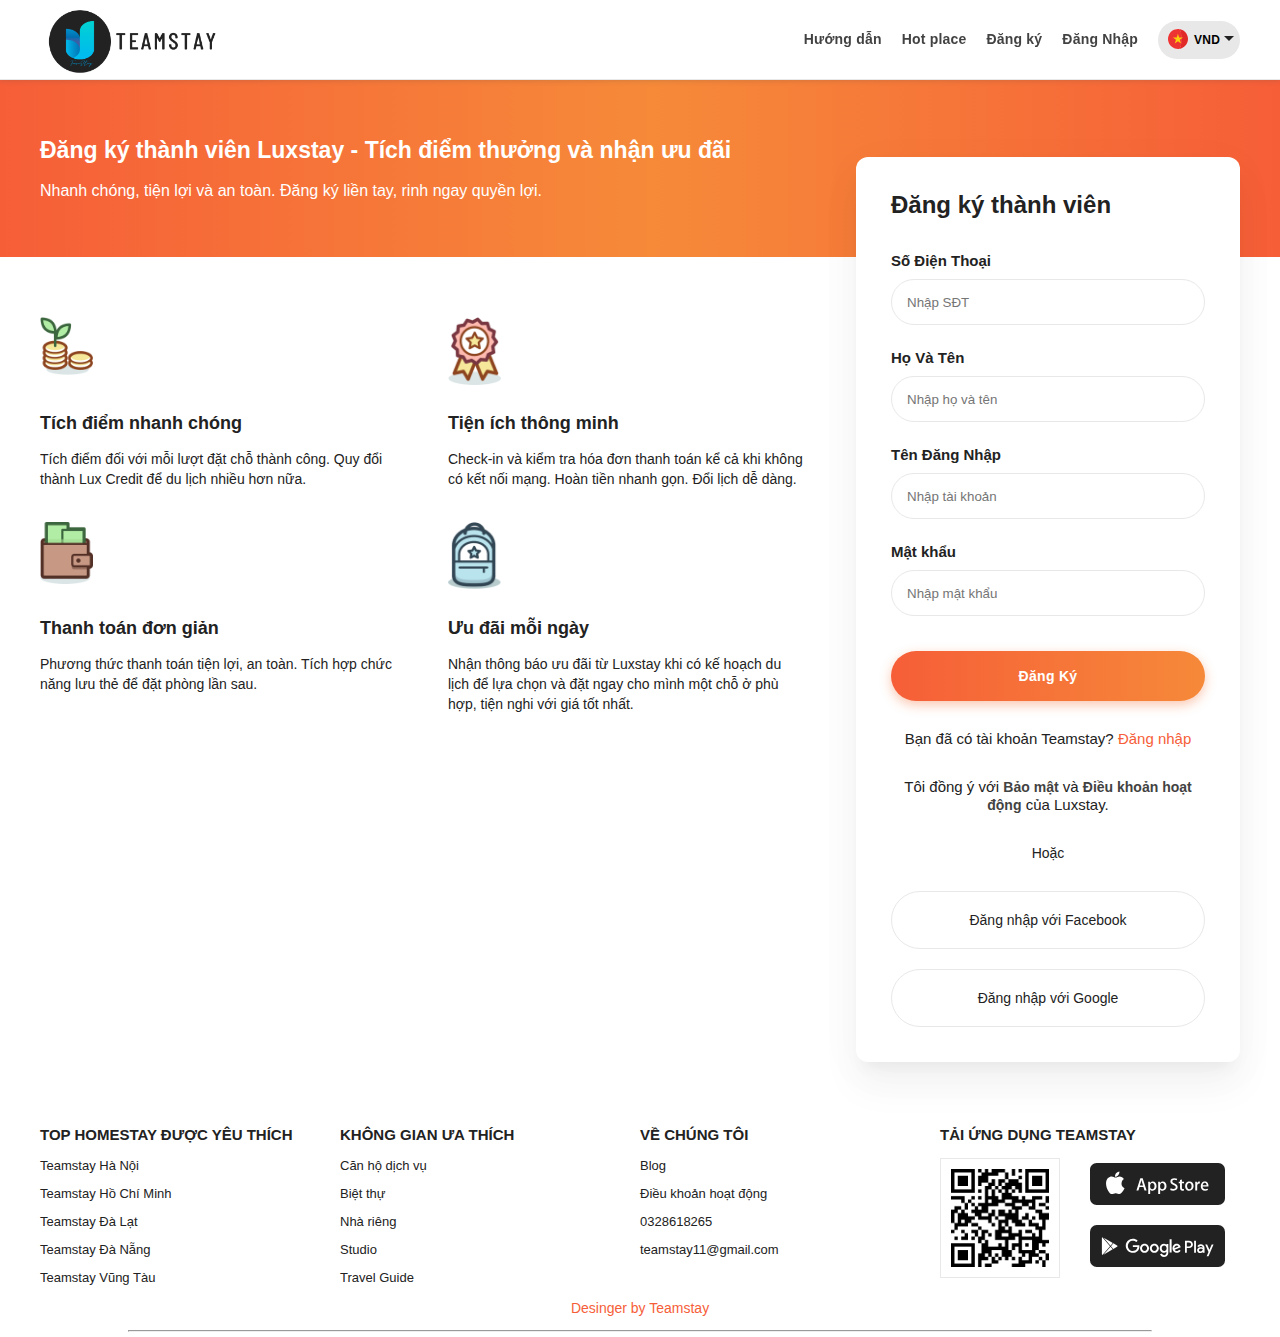
<file: Teamstay_project-develop/register.html>
<!DOCTYPE html>
<html lang="en">
<head>
    <meta charset="UTF-8">
    <meta http-equiv="X-UA-Compatible" content="IE=edge">
    <meta name="viewport" content="width=device-width, initial-scale=1.0">
    <title>Đăng Ký</title>
    <link rel="stylesheet" href="assets/css/style.css">
    <link rel="stylesheet" href="assets/css/responsivee.css">
</head>
<body>
     <!-- header page -->
     <div class="header">
        <div class="grip wide">
            <div class="row_flex">
                <div class="header-logo col-6 m-9 l-9">
                    <div class="header-logo-img header-logo-change">
                        <a class="header-logo_link" href="./index.html">
                            <img src="assets/img/logoMain.png" alt="">
                            <!-- <img src="/assets/img/demoWeb2.svg" alt="LOGO">  -->  
                        </a>
                    </div>
                    <div class="header-location">
                        <div class="header-location-list">
                            <div class="location-items_input">
                                <input class="location_active_history" type="text" name="location" placeholder="Tìm kiếm...">
                                <div class="location-history">
                                    <h3>TÌM KIẾM GẦN ĐÂY</h3>
                                    <ul class="location-history-list">
                                        <li class="location-history-item">
                                            <a href="">319 Hoàn kiếm - Hà Nội</a>
                                        </li>
                                        <li class="location-history-item">
                                            <a href=""> Vinh - Nghệ An</a>
                                        </li>
                                        <li class="location-history-item">
                                           <a href="">Hà Giang</a>
                                        </li>
                                    </ul>
                                </div>
                            </div>
                            <button class="location-items_button">
                                <img src="assets/img/iconFind.png" alt="">
                            </button>
                        </div>
                    </div>
                </div>
                <div class="header-menu col-6 m-3 l-2-5">
                    <div class="menu-navbar-btn">
                        <span></span>
                        <span></span>
                        <span></span>
                    </div>
                    <ul class="menu-list">
                        <li class="menu-items">
                            <a href="./news.html">Hướng dẫn</a>
                        </li>
                        <li  class="menu-items">
                            <a  href="./product.html">Hot place</a>
                        </li>
                        <li class="menu-items" id="menudangxuat">
                            <a href="./register.html">Đăng ký</a>
                        </li>
                        <li class="menu-items " id="menudangnhap">
                            <a href="login.html"> Đăng Nhập </a>
                        </li>
                        <li class="menu-items item_relavie mb_none">
                            <div class="menu-items-language active-account__user">
                                <span class="menu-items_link">
                                   <!--  <img src="assets/img/VN.svg" alt=""> -->
                                    <i class="fas fa-user"></i>
                                    <span>Quản lý tài khoản</span>
                                </span>
                            </div> 
                            <div class="menu-language-contain menu-user__account">
                                <div class="language-contain-list row_flex">
                                    <div class="language-contain-items col-12">
                                        <div class="language-contain-list_link">
                                            <a  class="contain-items_link user__account--underline">
                                                <span class="languge-items_link user__account--res">
                                                    <i class="far fa-calendar"></i>
                                                    <span class="">Đặt chỗ cho tôi</span>
                                                </span>
                                            </a>
                                           
                                            <a class="contain-items_link user__account--underline">
                                                <span class="languge-items_link">
                                                    <i class="far fa-envelope"></i>
                                                    <span>Tin nhắn</span>
                                                </span>
                                            </a>
                                            <a class="contain-items_link user__account--underline">
                                                <span class="languge-items_link">
                                                    <i class="fas fa-cog"></i>
                                                   
                                                    <span>Cài đặt tài khoản</span>
                                                </span>
                                            </a>
                                            
                                            <a class="contain-items_link user__account--underline">
                                                <span class="languge-items_link">
                                                    <i class="far fa-user"></i>
                                                   
                                                    <span>Quản lý Sản Phẩm</span>
                                                </span>
                                            </a>
                                            <a class="contain-items_link user__account--underline">
                                                <span class="languge-items_link">
                                                    <i class="fas fa-sign-out-alt"></i>
                                                   
                                                    <span>Đăng xuất</span>
                                                </span>
                                            </a>
                                        </div>
                                    </div>

                                </div>
                            </div>
                        </li>
                        <li class="menu-items item_relavie mb_mt">
                            <div class="menu-items-language">
                                <span class="menu-items_link">
                                    <img src="assets/img/VN.svg" alt=""> 
                                    <span>VND</span>
                                </span>
                            </div> 

                            <div class="menu-language-contain">
                                <div class="language-contain-list row_flex">
                                    <div class="language-contain-items col-6">
                                        <a  class="contain-items_link">
                                            <span class="languge-items_link">
                                                <img src="assets/img/VN.svg" alt=""> 
                                                <span>Tiếng việt</span>
                                            </span>
                                        </a>
                                       
                                        <a class="contain-items_link">
                                            <span class="languge-items_link">
                                                <img src="assets/img/en.svg" alt=""> 
                                                <span>English</span>
                                            </span>
                                        </a>
                                        <a class="contain-items_link">
                                            <span class="languge-items_link">
                                                <img src="assets/img/en.svg" alt=""> 
                                               
                                                <span>English - Indian</span>
                                            </span>
                                        </a>
                                    </div>
                                    <div class="language-contain-items col-6">
                                        <a class="contain-items_link">
                                            <span class="languge-items_link">
                                                <span class="languge-money">VND</span>
                                                <span class="languge_display">Vi En Di</span>
                                            </span>
                                        </a>
                                       
                                        <a class="contain-items_link">
                                            <span class="languge-items_link">
                                                <span class="languge-money">USD</span>
                                                <span class="languge_display">United state dollar</span>
                                            </span>
                                        </a>
                                    </div>
                                </div>
                            </div>
                        </li>
                    </ul>
                </div>
            </div>
        </div>
    </div>

    <!-- Contaienr-page -->
    <div class="container">
        <div class="welcome">
            <div class="grip wide">    
                <div class="row_flex">
                    <div class="welcome-items col-7 m-12">
                        <h1 class="welcome-title_heading">
                            Đăng ký thành viên Luxstay - Tích điểm thưởng và nhận ưu đãi
                        </h1>
                        <p class="welcome-subtext">
                            Nhanh chóng, tiện lợi và an toàn. Đăng ký liền tay, rinh ngay quyền lợi.
                        </p>
                    </div>
                    
                </div>
            </div>
        </div>

        <div class="section">
            <div class="grip wide">
                <div class="row_flex">
                    <div class="container_rsm">
                        <div class="container-section-list col-8-2 m-12 l-12 last-x2">
                             <div class="container-section-item col-6 m-12">
                                 <div class="container-section-img">
                                     <img src="assets/img/login/coins@2x.png" alt="">
                                 </div>
                                 <div >
                                    <div class="pad_r-l">
                                        <h3 class="container-section-heading">
                                            Tích điểm nhanh chóng
                                        </h3>
                                        <p class="container-section-title">
                                            Tích điểm đối với mỗi lượt đặt chỗ thành công. Quy đổi thành Lux Credit để du lịch nhiều hơn nữa.
                                        </p>
                                    </div>
                                 </div>
                             </div>
                             <div class="container-section-item col-6 m-12">
                                 <div class="container-section-img">
                                     <img src="assets/img/login/top-sales@2x.png" alt="">
                                 </div>
                                 <div>
                                    <div class="pad_r-l">
                                        <h3 class="container-section-heading">
                                            Tiện ích thông minh
                                        </h3>
                                        <p class="container-section-title">
                                           Check-in và kiểm tra hóa đơn thanh toán kể cả khi không có kết nối mạng. Hoàn tiền nhanh gọn. Đổi lịch dễ dàng.
                                        </p>
                                    </div>
                                 </div>
                             </div>
                             <div class="container-section-item col-6 m-12 section-ittem__register">
                                 <div class="container-section-img">
                                     <img src="assets/img/login/wallet@2x.png" alt="">
                                 </div>
                                 <div>
                                     <div class="pad_r-l">
                                        <h3 class="container-section-heading">
                                            Thanh toán đơn giản
                                        </h3>
                                        <p class="container-section-title">
                                           Phương thức thanh toán tiện lợi, an toàn. Tích hợp chức năng lưu thẻ để đặt phòng lần sau.
                                        </p>
                                     </div>
                                 </div>
                             </div>
                             <div class="container-section-item col-6 m-12 section-ittem__register">
                                 <div class="container-section-img">
                                     <img src="assets/img/login/backpack@2x.png" alt="">
                                 </div>
                                 <div >
                                     <div class="pad_r-l">
                                        <h3 class="container-section-heading">
                                            Ưu đãi mỗi ngày
                                        </h3>
                                        <p class="container-section-title">
                                           Nhận thông báo ưu đãi từ Luxstay khi có kế hoạch du lịch để lựa chọn và đặt ngay cho mình một chỗ ở phù hợp, tiện nghi với giá tốt nhất.
                                        </p>
                                     </div>
        
                                   
                                 </div>
                             </div>
                        </div>
     
                        <div class="container-section-form col-4-2 m-12 l-12 first-x2">
                            <div class="container-section-account">
                                <h3 id="container-account-heading" class="container-account-heading">
                                    Đăng ký thành viên
                                </h3>
                                
                                <form class="container-account-form" id="container-account-form" autocomplete="off" action="xulydangky.php" method="POST">
                                    <div class="account-form_input">
                                        <span class="container-account-title op-08">
                                            Số Điện Thoại
                                        </span>
                                        <input type="text" class="input" name="sdt" placeholder="Nhập SĐT">
                                        <span class="form-message" id="notification-email">

                                        </span>
                                    </div>
                                    <div class="account-form_input form__mt">
                                        <span class="container-account-title op-08">
                                            Họ Và Tên
                                        </span>
                                        <input type="text" class="input" name="fullname" placeholder="Nhập họ và tên">
                                        <span class="form-message" id="notification-name">

                                        </span>
                                    </div>
                                    <div class="account-form_input form__mt">
                                        <span class="container-account-title op-08">
                                            Tên Đăng Nhập
                                        </span>
                                        <input type="text" class="input" name="username" placeholder="Nhập tài khoản">
                                        <span class="form-message" id="notification-name">

                                        </span>
                                    </div>
                                    <div class="account-form_input form__mt">
                                        <span class="container-account-title op-08">
                                            Mật khẩu
                                        </span>
                                        <input type="password" class="input" name="password" placeholder="Nhập mật khẩu">
                                        <span class="form-message" id="notification-password">

                                        </span>
                                    </div>
                                
                                    <div class="account-form_button">
                                        <input type="submit" value="Đăng Ký" class="acount-form--btn_primary" id="account-form__submit"></input>
                                    </div>

                                    <div class="container-account-support">
                                        <div>
                                           <span>
                                                Bạn đã có tài khoản Teamstay?
                                            <a href="login.php">Đăng nhập</a>
                                           </span>
                                        </div>
    
                                        <div>
                                            <span>
                                                Tôi đồng ý với <b style=" font-weight:600;opacity: 0.85;font-size:14px">Bảo mật</b> và <b style=" font-weight:600;opacity: 0.85;font-size:14px">Điều khoản hoạt động</b> của Luxstay.
                                             
                                            </span>
                                         </div>
                                    </div>
                                </form>
                                <div class="container-account__login">
                                    <div>
                                        Hoặc
                                    </div>
                                    <div class="account__login--app">
                                        <p>Đăng nhập với Facebook</p>
                                    </div>

                                    <div class="account__login--app">
                                        <p>Đăng nhập với Google</p>
                                    </div>
                                </div>
                               
                            </div>
                        </div>
     
                     </div>
                </div>
            </div>
        </div>

    </div> 
    <div class="space-top"></div>
    <!-- footer -->
    <div class="footer">
        <div class="grip wide">
            <div class="footer-list">
                <div class="footer-items col-3 l-6">
                    <h3 class="footer-heading">
                        TOP HOMESTAY ĐƯỢC YÊU THÍCH
                    </h3>
                    <ul class="footer-menu-list">
                        <li class="footer-menu_item">
                            <a href="">Teamstay Hà Nội</a>
                        </li>
                        <li class="footer-menu_item">
                            <a href="">Teamstay Hồ Chí Minh</a>
                        </li>
                        <li class="footer-menu_item">
                            <a href="">Teamstay Đà Lạt</a>
                        </li>
                        <li class="footer-menu_item">
                            <a href="">Teamstay Đà Nẵng</a>
                        </li>
                        <li class="footer-menu_item">
                            <a href="">Teamstay Vũng Tàu</a>
                        </li>
                    </ul>
                </div>
                <div class="footer-items col-3 l-6">
                    <h3 class="footer-heading">
                        KHÔNG GIAN ƯA THÍCH
                    </h3>
                    <ul class="footer-menu-list">
                        <li class="footer-menu_item">
                            <a href="">Căn hộ dịch vụ</a>
                        </li>
                        <li class="footer-menu_item">
                            <a href="">Biệt thự</a>
                        </li>
                        <li class="footer-menu_item">
                            <a href="">Nhà riêng</a>
                        </li>
                        <li class="footer-menu_item">
                            <a href="">Studio</a>
                        </li>
                        <li class="footer-menu_item">
                            <a href="">Travel Guide</a>
                        </li>
                    </ul>
                </div>
                <div class="footer-items col-3 l-6 footer_mt">
                    <h3 class="footer-heading">
                        VỀ CHÚNG TÔI
                    </h3>
                    <ul class="footer-menu-list">
                        <li class="footer-menu_item">
                            <a href="">Blog</a>
                        </li>
                        <li class="footer-menu_item">
                            <a href="">Điều khoản hoạt động</a>
                        </li>
                        <li class="footer-menu_item">
                            <a href="">0328618265</a>
                        </li>
                        <li class="footer-menu_item">
                            <a href="">teamstay11@gmail.com</a>
                        </li>
                    </ul>
                </div>
                <div class="footer-items col-3 l-6 footer_mt">
                    <h3 class="footer-heading">
                        TẢI ỨNG DỤNG TEAMSTAY
                    </h3>
                    <div class="introduction-app">
                        <div class="introduction-qr col-6">
                            <img src="assets/img/qr-code.png" alt="">
                        </div>
                        <div class="introduction-app_dowload col-6">
                            <div class="app_dowload-footer">
                               <a href=""><img src="assets/img/apple-store.svg" alt=""></a>
                            </div>
                            <div class="app_dowload-footer">
                                <a href=""><img  src="assets/img/google-play.svg" alt=""></a>
                            </div>
                        </div>
                    </div>
                </div>
            </div>
        </div>

        <!-- desinger -->
        
        
    </div>
    
    <div>
        <p class="description_desinger">Desinger by Teamstay</p>
        <hr style="width: 80%">
    </div>

    <script type="text/javascript" src="assets/js/main.js"></script>
    <script type="text/javascript" src="assets/js/login.js"></script>
    <script>
        // lấy dánh sách số điện thoại
         var listPhone = document.querySelector('.phone__country');
        listPhone.onclick = function() {
            document.querySelector('.dropdown-flag').classList.toggle('is__active');
        } 
        //Output: Mong muốn ktra nhập email, mật khẩu
        // Validator({
        //     form: '#container-account-form',
        //     formGroupSelector: '.account-form_input',
        //     errorSelector: '.form-message',
        //     rules: [
        //         Validator.isRequired('#email', 'Email'),
        //         Validator.isEmail('#email'),
        //         Validator.isRequired('#full_name', 'Họ và tên'),
        //         Validator.isRequired('#phone', 'số điện thoại'),
        //         Validator.isRequired('#password', 'Mật khẩu'),
        //         Validator.minLength('#password', 8),
        //         Validator.isRequired('#confirm-password', 'xác nhận mật khẩu'),
        //         Validator.isConfirmed('#confirm-password', function() {
        //             return document.querySelector('#container-account-form #password').value;
        //         }, 'Xác nhập mật khẩu mới không hợp lệ')
        //     ],
        //     onsubmit: function(data) {
        //         console.log(data);
        //     }
        // });
    </script>

</body>
</html>
</file>
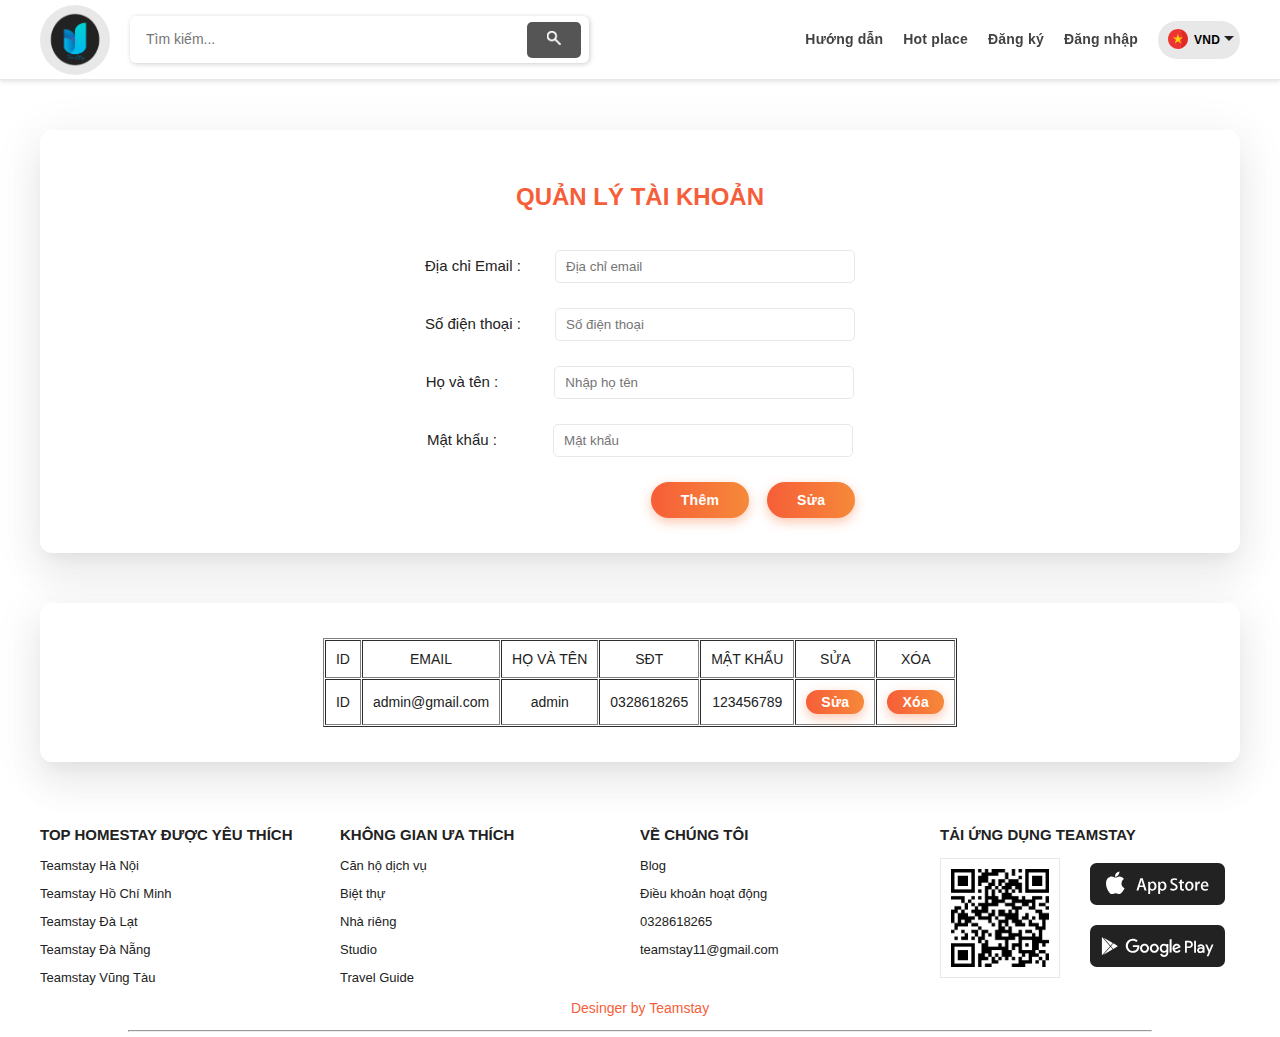
<file: Teamstay_project-develop/ZQuanLyTaiKhoan.html>
<!DOCTYPE html>
<html lang="en">
<head>
    <meta charset="UTF-8">
    <meta http-equiv="X-UA-Compatible" content="IE=edge">
    <meta name="viewport" content="width=device-width, initial-scale=1.0">
    <title>Quản Lý Tài Khoản</title>
    <link rel="stylesheet" href="./assets/css/style.css">
    <link rel="stylesheet" href="./assets/css/responsivee.css">
    <link rel="stylesheet" href="./assets/css/taikhoan.css">
</head>
<body>
    <div class="header">
        <div class="grip wide">
            <div class="row_flex">
                <div class="header-logo col-6 m-9 l-9">
                    <div class="header-logo-img">
                        <a class="header-logo_link" href="./index.html">
                            <img src="assets/img/logoMain.png" alt="">
                            <!-- <img src="/assets/img/demoWeb2.svg" alt="LOGO">  -->  
                        </a>
                    </div>
                    <div class="header-location">
                        <div class="header-location-list">
                            <div class="location-items_input">
                                <input class="location_active_history" type="text" name="location" placeholder="Tìm kiếm...">
                                <div class="location-history">
                                    <h3>TÌM KIẾM GẦN ĐÂY</h3>
                                    <ul class="location-history-list">
                                        <li class="location-history-item">
                                            <a href="">319 Hoàn kiếm - Hà Nội</a>
                                        </li>
                                        <li class="location-history-item">
                                            <a href=""> Vinh - Nghệ An</a>
                                        </li>
                                        <li class="location-history-item">
                                           <a href="">Hà Giang</a>
                                        </li>
                                    </ul>
                                </div>
                            </div>
                            <button class="location-items_button">
                                <img src="assets/img/iconFind.png" alt="">
                            </button>
                        </div>
                    </div>
                </div>
                <div class="header-menu col-6 m-3 l-2-5">
                    <div class="menu-navbar-btn">
                        <span></span>
                        <span></span>
                        <span></span>
                    </div>
                    <ul class="menu-list">
                        <li class="menu-items">
                            <a href="./news.html">Hướng dẫn</a>
                        </li>
                        <li  class="menu-items">
                            <a  href="./product.html">Hot place</a>
                        </li>
                        <li class="menu-items" id="menudangxuat">
                            <a href="./register.html">Đăng ký</a>
                        </li>
                        <li class="menu-items " id="menudangnhap">
                            <a  href="./login.html">Đăng nhập</a>
                        </li>
                        <li class="menu-items item_relavie mb_none">
                            <div class="menu-items-language active-account__user">
                                <span class="menu-items_link">
                                   <!--  <img src="assets/img/VN.svg" alt=""> -->
                                    <i class="fas fa-user"></i>
                                    <span>Quản lý tài khoản</span>
                                </span>
                            </div> 
                            <div class="menu-language-contain menu-user__account">
                                <div class="language-contain-list row_flex">
                                    <div class="language-contain-items col-12">
                                        <div class="language-contain-list_link">
                                            <a  class="contain-items_link user__account--underline">
                                                <span class="languge-items_link user__account--res">
                                                    <i class="far fa-calendar"></i>
                                                    <span class="">Đặt chỗ cho tôi</span>
                                                </span>
                                            </a>
                                           
                                            <a class="contain-items_link user__account--underline">
                                                <span class="languge-items_link">
                                                    <i class="far fa-envelope"></i>
                                                    <span>Tin nhắn</span>
                                                </span>
                                            </a>
                                            <a class="contain-items_link user__account--underline">
                                                <span class="languge-items_link">
                                                    <i class="fas fa-cog"></i>
                                                   
                                                    <span>Cài đặt tài khoản</span>
                                                </span>
                                            </a>
                                            
                                            <a class="contain-items_link user__account--underline">
                                                <span class="languge-items_link">
                                                    <i class="far fa-user"></i>
                                                   
                                                    <span>Quản lý Sản Phẩm</span>
                                                </span>
                                            </a>
                                            <a class="contain-items_link user__account--underline">
                                                <span class="languge-items_link">
                                                    <i class="fas fa-sign-out-alt"></i>
                                                   
                                                    <span>Đăng xuất</span>
                                                </span>
                                            </a>
                                        </div>
                                    </div>

                                </div>
                            </div>
                        </li>
                        <li class="menu-items item_relavie mb_mt">
                            <div class="menu-items-language">
                                <span class="menu-items_link">
                                    <img src="assets/img/VN.svg" alt=""> 
                                    <span>VND</span>
                                </span>
                            </div> 

                            <div class="menu-language-contain">
                                <div class="language-contain-list row_flex">
                                    <div class="language-contain-items col-6">
                                        <a  class="contain-items_link">
                                            <span class="languge-items_link">
                                                <img src="assets/img/VN.svg" alt=""> 
                                                <span>Tiếng việt</span>
                                            </span>
                                        </a>
                                       
                                        <a class="contain-items_link">
                                            <span class="languge-items_link">
                                                <img src="assets/img/en.svg" alt=""> 
                                                <span>English</span>
                                            </span>
                                        </a>
                                        <a class="contain-items_link">
                                            <span class="languge-items_link">
                                                <img src="assets/img/en.svg" alt=""> 
                                               
                                                <span>English - Indian</span>
                                            </span>
                                        </a>
                                    </div>
                                    <div class="language-contain-items col-6">
                                        <a class="contain-items_link">
                                            <span class="languge-items_link">
                                                <span class="languge-money">VND</span>
                                                <span class="languge_display">Vi En Di</span>
                                            </span>
                                        </a>
                                       
                                        <a class="contain-items_link">
                                            <span class="languge-items_link">
                                                <span class="languge-money">USD</span>
                                                <span class="languge_display">United state dollar</span>
                                            </span>
                                        </a>
                                    </div>
                                </div>
                            </div>
                        </li>
                    </ul>
                </div>
            </div>
        </div>
    </div>

    <div class="space-top"></div>
    <div class="container">
        <div class="grip wide">
            <div class="management-form">
                <div class="management-form-contain">
                    <div class="management-form-heading">
                        <h3>QUẢN LÝ TÀI KHOẢN</h3>
                    </div>
                    <form action="">
                        <div class="form-contain-item">
                            <span class="form-contain-title">
                                Địa chỉ Email :
                            </span>
                            <input type="text" class="input-type" id="email" name="email" placeholder="Địa chỉ email">
                            <span class="form-notification" id="notification-email"></span>
                        </div>
                        <div class="form-contain-item">
                            <span class="form-contain-title">
                                Số điện thoại :
                            </span>
                            <input type="text" class="input-type" id="phone" name="phone" placeholder="Số điện thoại">
                            <span class="form-notification" id="notification-sdt"></span>
                        </div>
                        <div class="form-contain-item">
                            <span class="form-contain-title form-mt">
                               Họ và tên : 
                            </span>
                            <input type="text" class="input-type" id="full_name" name="full-name" placeholder="Nhập họ tên">
                            <span class="form-notification" id="notification-name">
                        </div>
                        <div class="form-contain-item">
                            <span class="form-contain-title form-mt">
                               Mật khẩu :
                            </span>
                            <input type="password" id="password" class="input-type" name="password" placeholder="Mật khẩu">
                            <span class="form-notification" id="notification-password"></span>
                        </div>
                        <div class="form-contain-item">
                            <input type="submit" id="submit" value="Thêm" class="btn btn-primaryinput-type" name="submit">
                            <input type="submit" id="update" value="Sửa" class="btn btn-primaryinput-type" name="update">
                            <span class="form-notification" id="notification-submit"></span>
                        </div>
                    </form>
                </div>
            </div>
            <div class="space-top"></div>
            <div class="management-account">
                <div class="management-form-contain row_flex">
                    <div class="c-15"></div>
                    <div class="management-form-item" id="bang">
                        <table border="1" cellspacing="1" cellpadding="10">
                            <tr>
                                <td>ID</td>
                                <td>EMAIL</td>
                                <td>HỌ VÀ TÊN</td>
                                <td>SĐT</td>
                                <td>MẬT KHẨU</td> 
                                <td>SỬA</td>
                                <td>XÓA</td>         
                               
                            </tr>
                            <tr>
                                <td>ID</td>
                                <td>admin@gmail.com</td>
                                <td>admin</td>
                                <td>0328618265</td>
                                <td>123456789</td>
                                <td><input type="submit" id="update" value="Sửa" class="btn_de btn-primaryinput-type" name="update"></td>
                                <td><input type="submit" id="delete" value="Xóa" class="btn_de btn-primaryinput-type" name="delete"></td>
                            </tr>
                        </table>
                    </div>
                    <div class="c-15"></div>
                </div>
            </div>
        </div>
    </div>
    <div class="space-top"></div>
    <div class="footer">
        <div class="grip wide">
            <div class="footer-list">
                <div class="footer-items col-3 l-6">
                    <h3 class="footer-heading">
                        TOP HOMESTAY ĐƯỢC YÊU THÍCH
                    </h3>
                    <ul class="footer-menu-list">
                        <li class="footer-menu_item">
                            <a href="">Teamstay Hà Nội</a>
                        </li>
                        <li class="footer-menu_item">
                            <a href="">Teamstay Hồ Chí Minh</a>
                        </li>
                        <li class="footer-menu_item">
                            <a href="">Teamstay Đà Lạt</a>
                        </li>
                        <li class="footer-menu_item">
                            <a href="">Teamstay Đà Nẵng</a>
                        </li>
                        <li class="footer-menu_item">
                            <a href="">Teamstay Vũng Tàu</a>
                        </li>
                    </ul>
                </div>
                <div class="footer-items col-3 l-6">
                    <h3 class="footer-heading">
                        KHÔNG GIAN ƯA THÍCH
                    </h3>
                    <ul class="footer-menu-list">
                        <li class="footer-menu_item">
                            <a href="">Căn hộ dịch vụ</a>
                        </li>
                        <li class="footer-menu_item">
                            <a href="">Biệt thự</a>
                        </li>
                        <li class="footer-menu_item">
                            <a href="">Nhà riêng</a>
                        </li>
                        <li class="footer-menu_item">
                            <a href="">Studio</a>
                        </li>
                        <li class="footer-menu_item">
                            <a href="">Travel Guide</a>
                        </li>
                    </ul>
                </div>
                <div class="footer-items col-3 l-6 footer_mt">
                    <h3 class="footer-heading">
                        VỀ CHÚNG TÔI
                    </h3>
                    <ul class="footer-menu-list">
                        <li class="footer-menu_item">
                            <a href="">Blog</a>
                        </li>
                        <li class="footer-menu_item">
                            <a href="">Điều khoản hoạt động</a>
                        </li>
                        <li class="footer-menu_item">
                            <a href="">0328618265</a>
                        </li>
                        <li class="footer-menu_item">
                            <a href="">teamstay11@gmail.com</a>
                        </li>
                    </ul>
                </div>
                <div class="footer-items col-3 l-6 footer_mt">
                    <h3 class="footer-heading">
                        TẢI ỨNG DỤNG TEAMSTAY
                    </h3>
                    <div class="introduction-app">
                        <div class="introduction-qr col-6">
                            <img src="assets/img/qr-code.png" alt="">
                        </div>
                        <div class="introduction-app_dowload col-6">
                            <div class="app_dowload-footer">
                               <a href=""><img src="assets/img/apple-store.svg" alt=""></a>
                            </div>
                            <div class="app_dowload-footer">
                                <a href=""><img  src="assets/img/google-play.svg" alt=""></a>
                            </div>
                        </div>
                    </div>
                </div>
            </div>
        </div>

        <!-- desinger -->
        
        
    </div>
    <div>
        <p class="description_desinger">Desinger by Teamstay</p>
        <hr style="width: 80%">
    </div>
    <script src="./assets/js/QLTK.js"></script>
</body>
</html>
</file>
<file: Teamstay_project-develop/assets/css/style.css>
* {
    box-sizing: inherit;
}

html {
    font-family: Helvetica, sans-serif;
    box-sizing: border-box;
    font-size: 62.5%;
    line-height: 1.6rem;
    scroll-behavior: smooth;
}

body {
    margin: 0;
    padding: 0;
}

:root {
    --text-color: #222222;
    --hover-color: #f65e39;
    --background-color: #fff;
    --border-color: #e9e8e8;
    --outline-color: #f65e39;
}

/* header */
.header {
    height: 80px;  
    background-color:var(--background-color);
    width: 100%;
    display: flex;
    align-items: center;
    border-bottom: 1px solid var(--border-color);
    box-shadow: 0px 1px 5px rgba(75, 75, 75, 0.2);
    position:fixed; 
    top: 0;
    z-index: 99;
}

.header-logo {
    display: flex;
    flex-wrap: wrap;
    align-items: center;
}

.header-logo-img {
    width: 15%;
}

.header-logo_link img {
    width: 70px;
    height: 70px;
    display: block;
    padding: 5px;
    background-color: var(--border-color);
    border-radius: 50%;
}
.header-logo-img_login {
    width: 28%;
}
.header-logo_link_login img{
    width:200%;
}

.header-location {
    width:85%;
    align-items: center;
}

.header-location-list {
    width: 90%;
    display: flex;
    box-shadow: 1px 1px 5px rgba(0, 0, 0, 0.2);
    border-radius: 6px;
    align-items: center;
    position: relative;
}

.location-items_input,
.location-items_button {
    padding: 14px 14px;
}

.location-items_button img {
    width: 14px;
    height: 14px;
}

.location-items_input {
   width: calc(100% - 80px); 
}

.location-research_active {
    box-shadow: inset 0 0 0 2px rgb(0 0 0 / 15%);
    border-radius:6px; 
}

.location-items_input input {
    width: 100%;
    font-size:1.4rem;
    border: none;
    outline: none;
}

.location_active_history:focus ~.location-history {
    display: block;
}

.location-history {
    position: absolute;
    background-color: var(--background-color);
    box-shadow: 0 3px 10px rgb(0 0 0 / 20%);
    width: 100%;
    left: 0;
    top: calc(80px - 28px);
    border-radius: 8px;
    z-index: 99;
    display: none;
}

.location-history h3 {
    font-size:1.8rem;
    color: var(--text-color);
    font-weight:500;
    margin-left: 18px;
    margin-top: 25px;
}

.location-history-list {
    list-style: none;
    padding-left: 0;
    
}

.location-history-item,
.location-history-item a {
    font-size:1.3rem;
    color: var(--text-color);
    text-decoration: none;  
    padding-left: 18px;
}

.location-history-item:not(first-child) {
    padding: 6px 0;
}

.location-history-item:hover {
    background-color: var(--hover-color);
}


.location-items_button {
    min-height: 36px;
    padding: 0 20px 0 20px;
    border-radius:5px;
    border: none;
    background-color: #555555;
    margin-left: 18px;
}

.location-items_button i{
    color: var(--border-color);
    margin-top:2px;
}

.location-items_button:hover {
    background-color: var(--hover-color);
    cursor: pointer;
}
/* menu */
.header-menu  {
    display: flex;
    align-items: center;  
    justify-content: flex-end;
    position: relative;
}

.menu-list {
    display: flex;
    flex-wrap: wrap;
    list-style: none;
}

.menu-items {
    margin-left:20px;
    letter-spacing: 0.2px;
    padding: 10px 0;
}
.menu-list_active {
    opacity: 1;
}

.menu-items a{
    color: var(--text-color);
    text-decoration: none;
    font-size: 1.4rem;
    opacity: 1;
    font-weight: 600;
    opacity: 0.85;
    display: block;
}
.menu-items:not(:last-child) a:hover {
    margin-top:0px;
}
.menu-items a:hover {
    transition: 0.3s;
    color: var(--hover-color);
}
.active-account__user {
    
}

.item_relavie { 
   position: relative;  
   background-color: var(--border-color);
   padding-left: 20px;
   padding-right: 20px;
   border-radius:25px;
   cursor: pointer;
}

.menu-items_link{
    display:flex;
    align-items: center;
}
.menu-items_link i {
    font-size:1.5rem;
    margin-left:-5px;
    color: var(--hover-color);
}
.menu-items-language {
    display: block;
}
.menu-items_link img{
    height:20px;
    width: 20px;
    display: block;
    margin-top: -2px;
    margin-left: -10px;
}


.menu-items_link span{
    font-weight: 600;
    margin-left: 6px;
    font-size:1.2rem;
}



.menu-items_link::after {
    position: absolute;
    content: "";
    border: 5px solid transparent;
    border-top-color: var(--text-color);
    right: 0;
    margin-top: 3px;
    margin-right: 6px;
}

.menu-language-contain {
    position:absolute;
    min-width:440px;
    background-color: var(--background-color);
    box-shadow: 0 3px 10px rgb(0 0 0 / 10%);
    border-radius:6px;
    border: 1px solid var(--border-color);
    right: 0;
    top: calc(80px - 30px);
    transition: top .3s;
    z-index: 99;
    display: none;
}

/* account active */
.menu-user__account {
    min-width: 280px;
}
.user__account--underline {
    position: relative;
}
.user__account--underline:not(:last-child) {
    border-bottom: 1px solid var(--border-color);
}
.user__account--underline:hover:before {
    height:100%;
}
.user__account--underline::before {
    content: "";
    position: absolute;
    width: 2px;
    height: 0;
    background: linear-gradient(270deg,#f68a39,#f65e39);
    border-radius: 1px;
    top: 50%;
    left: 0;
    transform: translateY(-50%);
    transition: all .2s;
}
.mb_none {
    display: none;
}
/* kích hoạt laguge contain */
.language-contain_active .menu-language-contain {
    display: block;
    opacity: 1;
}

.menu-language-contain::after {
    position: absolute;
    content: "";
    height:12px;
    width: 12px;
    background-color: var(--background-color);
    top: -7px;
    right: 25px;
    transform: rotate(45deg);
    border-top: 1px solid;
    border-left: 1px solid;
    border-color: var(--border-color) transparent transparent var(--border-color);
}

/* Meuu mobile */
.menu-navbar-btn span {
    display: block;
    background-color: var(--text-color);
    width:25px;
    height:2px;
    transition: all 0.5s;
    margin-top: 3.5px;
    display: none;
}
.menu-navbar_active span:nth-child(1) {
    transform: rotate(45deg) translate(5px, 7.5px);
    display: block;
    margin-top:-6px;
}

.menu-navbar_active span:nth-child(2) {
    display: none;
}

.menu-navbar_active span:nth-child(3) {
    transform: rotate(-45deg) translate(-3.5px, 1px);
}
/* End mobile menu */

.language-contain-list {
   margin-top:10px;
   margin-bottom:10px;
    
}

.languge-items_link {
    display: flex;
    align-items: center;
} 

.contain-items_link {
    display: flex;
    align-items: center;
    padding: 12px;
}


.contain-items_link img { 
    height:16px;
    width: 16px;  
}

.contain-items_link span {
    font-size:1.5rem;
    font-weight:500;
    cursor: pointer;
    margin-left: 10px;
}

.languge-money {
    font-weight: 600 !important;
}

/* Container */
/* Container slider bar */
.container {
    display: block;
    padding-top: 80px;
}

.container_slider {
    border-radius:15px;
    overflow: hidden;
}

.container_slider  img {
    border-radius: 15px;
    object-fit: cover;
  
}
/* container Welcome */
.container-welcome-list {
   
    border-bottom: 2px solid var(--border-color);
}
.welcome-heading {
    margin-top:0;
    font-size:2.5rem;
    color: var(--text-color);
}

.welcome-title {
    font-size:16px;
    color: var(--text-color);
    display: block;
    margin-bottom:20px;
}

.welcome-title a {
    text-decoration: none;
    font-size:1.6rem;
    color: var(--hover-color);
}

.welcome_link p > a,
.welcome-margin {
    margin-right: 6px;
}

/* Container-section */
.container-section {
    margin-top: 70px;
}

.section-title-heading {
    margin-top:0;
    font-size:2.5rem;
    color: var(--text-color);
}
.section-title-text {
    font-size:1.6rem;
    color: var(--text-color);
    margin-top: -5px;
}

.section-block_link {
    width: 100%;
    transition: all 0.5s;
   
    text-decoration: none;
    z-index: 9;
}

.section-block-production {
    width: 100%;
}

.section-block-img {
    width: 100%;
    max-height: 250px;
    border-radius:10px;
    object-fit: cover;
}

.section-block-content {
    position:absolute;
    margin-top: -40%;
    display: block;
    margin-left:15px;
    margin-bottom: 10%;
}

.section-content_heading {
    color: var(--background-color);
    font-size: 2.2rem;
}

.section-content_title {
    color: var(--background-color);
    font-size: 1.4rem;
    display: block;
    margin-top: -8px;
    
}

.section-content_title i:first-child {
    font-weight: 600;
}


.section-block-heading {
    font-size:1.2rem;
    text-transform: uppercase;
    color: var(--text-color);
}

.section-block-title  {
    font-size:1.5rem;
    color: var(--text-color);
    line-height: 2.2rem;
}

.section-block-title:hover {
    color: var(--hover-color);
}

.section-block-img-2 {
    width: 100%;
    max-height: 250px;
    border-top-right-radius:10px;
    border-top-left-radius:10px;
    object-fit: cover;
}

/* khám phá */
.section-block_discover {
    width: 100%;
    margin-top: -10px;
    border-bottom-right-radius:10px;
    border-bottom-left-radius:10px;
}
.discover_background-1 {
    background-color: #cc2d4a;
}

.discover_background-2 {
    background-color: #ce382e;
}

.discover_background-3 {
    background-color: #b21968;
}

.section-discover_btn {
    background-color: #8a8a8a;
    border: none;
    margin-top:40px;
    padding: 10px 20px;
    border-radius: 20px;
    text-transform: uppercase;
    font-weight: 600;
    cursor: pointer;
}
.section-discover_btn:hover {
    background-color: var(--text-color);
}

.section-discover_btn,
.section-discover_title {
    color: var(--background-color);
    margin-left: 20px;
    margin-right: 20px;
}

.section-discover_title {
    padding-bottom: 50px;
    font-size: 1.6rem;
    line-height: 2.2rem;
}

/* intoduction */
.contanier-introduction-block {
    width: 100%;
}


.introduction_img img{
    margin-left:-15px;
    width: 40%;
}

.introduction-heading {
    text-transform: uppercase;
    font-size: 2.8rem;
    color: var(--text-color);
    font-style: bold;
}

.introduction-title {
    font-size: 1.6rem;
    color: var(--text-color);
    line-height: 2.3rem;
    font-style: italic;
}

.introduction-item-img {
    width: 100%;
}

.introduction-item-img img {
    width: 100%;
}

.introduction-app {
    display: flex;

}

.introduction-qr {
    width: 100%;

}

.introduction-qr img {
    width: 80%;
    border: 1px solid var(--border-color);
    padding:10px;
}

.introduction-app_dowload {
    display: flex;
    flex-direction: column;
}

.app_dowload-item {
    margin-right: 200px;
    margin-top: 20px;
}

/* Footer */
.footer-list {
    display: flex;
}

.footer-heading {
    font-size: 1.5rem;
    color: var(--text-color);
}

.footer-menu-list {
    padding-left: 0;
    list-style: none;
}

.footer-menu_item {
    font-size:1.3rem;
    margin-top:12px;
}

.footer-menu_item a {
    color: var(--text-color);
    text-decoration: none;
}

.footer-menu_item a:hover {
    color: var(--hover-color);
}
.introduction-app_dowload {
    margin-top:-10px;
}
.app_dowload-footer {
    width: 100%;
}

.app_dowload-footer img {
    width: 90%;
    margin-top: 15px;
}

.description_desinger {
    text-align: center;
    font-size:1.4rem;
    color: var(--hover-color);
}





/* Đăng nhập */
/*form đăng nhập / Đăng ký*/
.welcome {
    background: linear-gradient(90deg,#f65e38 0,#f68a39 51%,#f65e38);
    padding: 40px 5px;
    color: #fff;
}

.welcome-title_heading {
    font-size:23px;
    line-height: 30px;
}

.welcome-subtext {
    font-size:16px;
    line-height:20px;
}

.container_rsm {
    display: flex;
    flex-wrap: wrap;
    width: 100%;
}
.container-section-list {
    display:flex;
    flex-wrap: wrap;
    margin-top: 60px;
    width: 100%;
}
.container-section-list .container-section-item:nth-child(3),
.container-section-list .container-section-item:nth-child(4) 
{
   margin-top: -20px;
}

.section-ittem__register {
    margin-top: -32%!important;
}

.container-section-img {
    width: 100%;
    height: 80px;
}

.container-section-img img {
    width: 13%;
}

.container-section-heading {
    font-size: 18px; 
    color: var(--text-color);
}

.container-section-title {
    font-size: 14px;
    line-height:20px;
    color: var(--text-color);
    display: block;

}

.container-section-account {
    background: #fff;
    box-shadow: 0 9px 46px 8px rgb(0 0 0 / 2%), 0 24px 38px 3px rgb(0 0 0 / 4%), 0 11px 15px -7px rgb(0 0 0 / 5%);
    border-radius: 12px;
    margin-top:-100px;
    padding: 35px;
    display:block;
    color: var(--text-color);
}


.container-account-heading {
    font-size:24px;
    margin-top:5px;

}

.container-account-title {
    font-size:15px;
    font-weight: 600;
    margin-top:40px;
    display: block;
 
}
.account-form_input {
    margin-top:35px;

}
.account-form_input input {
    height: 32px;
    width: 100%;
    border-radius: 30px;
    border: 1px solid var(--border-color);
    padding: 22px 15px;
  
}

.account-form_input input:focus {
    border-color: var(--outline-color);
    box-shadow: 0 0 5px 0 rgb(246 94 57 / 50%);
    outline: none;
}

.account-form_button {
    margin-top: 35px;
}

.acount-form--btn_primary {
    width: 100%;
    height: 50px;
    background-size: 200% auto;
    background-image: linear-gradient(90deg,#f65e38 0,#f68a39 51%,#f65e38);
    border: none;
    border-radius:25px;
    color: var(--background-color);
    font-weight:600;
    font-size: 14px;
    letter-spacing:0.3px;
    cursor: pointer;
    box-shadow: 0 4px 12px 0 rgb(246 116 57 / 40%);
}

.container-account-support div {
    margin-top:30px;
    text-align: center;
}

.container-account-support div > span {
    font-size:15px;
    color: var(--text-color);
}

.container-account-support div > span a {
    text-decoration: none;
    color: var(--outline-color);
}

.container-account-support div > span a:hover {
    text-decoration: none;
    color: var(--hover-color);
}

.account__login--app span {
    text-align: center;
    text-align: center;
}

.container-account__login div:first-child {
    margin-top:30px;
    margin-bottom:30px;
    font-size:14px;
    color: var(--text-color);
    text-align: center;
}

.container-account__login .account__login--app {
    width: 100%;
    border: 1px solid var(--border-color);
    border-radius:35px;
    margin:0 auto;
    
}
.account__login--app > p {
    text-align: center;
    padding: 6px 0;
    font-size:14px;
    color: var(--text-color);
    
}

.account__login--app > p:hover {
    cursor: pointer;
    color: var(--hover-color);
}

.container-account__login .account__login--app:not(:first-child) {
    margin-top:20px;
}
.op-08 {
    font-size:15px;
    margin-bottom: 10px;
}

.form__mt {
    margin-top:-15px;
}

.phone-input {
    padding: 0;
    display: flex;
    align-items: center;
    justify-content: center;
    border-radius: 25px;
    
 
}
.phone__country {
    background:  var(--border-color);
    height: 40px;
    display: flex;
    border-radius:25px;
    align-items: center;
    position: relative;
    cursor: pointer;
    
}
.code--phone span {
    
    font-size:14px;
    color: var(--text-color);
   
}

.flag-box {
    display: inline-block;
    width: 20px;
    margin-left:12px;
    margin-right:5px;
    margin-top: -4px;
    vertical-align: middle;
}
.iti-flag {
    width: 20px;
    height: 15px;
    box-shadow: 0 0 1px 0 #888;
    /* background-image: ; */
    background-repeat: no-repeat;
    background-color: #dbdbdb;
    background-position: 20px 0;
}
.phone__wrapper {
    margin-left: 10px;
}


/*Dropdown flag*/

.dropdown-flag {
    position: absolute;
    top: 50px;
    left: 0;
    z-index: 1;
    background-color: #fff;
    width: 310px;
    max-height: 300px;
    box-shadow: 0 2px 5px rgb(0 0 0 / 25%);
    border: 1px solid #bbb;
    border-radius: 2px;
    overflow-y: auto;
    overflow-x: hidden;
    text-align: left;
    display: none;
}

.dropdown-flag-active {
    display: block;
    opacity: 1;
}

ul {
    margin: 0;
    padding: 0;
    list-style: none;
}

.dropdown-flag li {
    padding-left: 12px;
    margin-top: 6px;
    display: flex;
    font-size: 15px;
}

.country-name {
    margin-right: 10px;
    margin-left: 12px;
}

.invalid .form-message {
    color: var(--hover-color);
    font-size: 14px;
    padding-left: 8px;

}
/*country item*/

.iti-flag.ar {
    
    background-position: -220px;
}

.iti-flag.au {
   
   
}

.iti-flag.be {
    
   
}

.iti-flag.br {
    
   
}

.iti-flag.ca {
    
}

.iti-flag.cn {
    
}

.iti-flag.dk {
   
}

.iti-flag.eg {
   
}

.iti-flag.fi {
    
}

.iti-flag.fr {
    
}

.iti-flag.de {
   
}

.iti-flag.hk {
   
}

.iti-flag.id {
    
}

.iti-flag.it {
    
}

.iti-flag.jp {
   
}

.iti-flag.mx {
    
}

.iti-flag.nz {
    
}

.iti-flag.kr {
    
}

.iti-flag.us {
    
}


/* Sản phẩm / Chi tiết sản phẩm */
.category-list {
    display: flex;
    flex-wrap: nowrap;
    margin-top: 30px;
}

.category-list .category-items:not(:last-child) {
    margin-right: 15px;
}

.category-items {
    display:flex;
    align-items: center;
    background-color: var(--background-color);
    border:1px solid var(--border-color);
    height:36px;
    border-radius:5px;
}

.category-btn:hover {
    background-color: var(--hover-color);
    cursor: pointer;
    color: var(--background-color);
    opacity: 0.8;
}

.category-btn {
    display:inline-block;
    width: 100%;
    height: 100%;
    border:none;
    background-color: #fff;
}
.category-btn > span {
    display: inline-block;
    background-color: var(--background-color);
    width:12px;
    height:2px;
    transition: all 0.5s;
    margin-top: 3.5px; 
    display:none; 
    
}
.btn-is__active {
    display: inline-block;
    background-color: var(--hover-color);
    color: var(--background-color)!important;
}
.btn-is__active span:nth-child(1) {
    display: inline-block;
    transform: rotate(225deg) translate(0px, 5px);
   
}

.btn-is__active span:nth-child(2) {
    display: inline-block;
    transform: rotate(-45deg) translate(-6px, -11.5px);
   
} 

.btn-primary {
    outline: none;
    transition: all 0.5s;
    text-align: center;
    font-size: 14px;
    color: var(--text-color);
    border-radius:5px;
}

.is__position {
    position: relative;
}

.category-items--search {
    position: absolute;
    top: calc(200px - 50px);
    width: 280px;
    background: #fff;
    min-width: 150px;
    border-radius: 5px;
    border: 1px solid var(--border-color);
    padding-top: 5px;
    color: var(--text-color);
    line-height: 1.4;
    text-align: justify;
    max-height: 400px;
    font-size: 15px;
    box-shadow: 0 2px 12px 0 rgb(0 0 0 / 10%);
    overflow-y: auto;
    overflow-x: hidden;
}

.category-items--search
{
    display: none;
}

.btn-is__active ~.category-items--search  {
    display: block;
}
.category-search--group {
    padding:8px;

}

.category-items--search .category-search--group:first-child {
    margin-top:10px;
}
.lbl-checkbox {
    cursor: pointer;
    display:flex;
    align-items: center;
    width: 100%;
}

.input_nomal {
    cursor: pointer;
    border: 1px solid var(--border-color); 
    width: 100%;
    height: 2rem;
    background-color: var(--background-color);
}


.lbl-checkbox__text {
    margin-left:5px;
}

.category-search--btn {
   margin-top:15px;
   margin-bottom:15px;
}

.category-search--btn_item button {
    border: none;
    background-color: var(--background-color);
    height: 34px;
    border: 1px solid var(--border-color);
    width: 85%;
    margin-left:10px;
    border-radius: 3px;
    cursor: pointer;
    color: var(--text-color);
    font-weight:600;
}

.btn_apply {
    background-color: var(--hover-color)!important;
    color: var(--background-color)!important;
    font-weight:500!important;
}
.container-subcategory {
    margin-top:50px;
}
.container-subcategory-list {
    display: flex;
}
.container-subcategory-heading {
    font-size:24px;
    color: var(--hover-color);
}
.container-subcategory-item p {
    font-size:14px;
    line-height: 20px;
    color: #555555;
}

.subcategory-contain {
    max-width: 280px;
    display:inline-block;
    position: relative;
    margin-top: 50px;
    margin-left:45%;
    border: 1px solid var(--border-color);
    border-radius:5px;
}
.subcategory-contain:hover  {
    border: 1px solid var(--hover-color);
}
.subcategory-contain__proper {
    position: relative;
    width: 100%;
    padding: 12px;
}

.subcategory-title,
.subcategory-input_subfix i
{
    font-size:14px;
    cursor: pointer;
}

.subcategory-input {
    border: none;
    outline: none;
    max-width: 120px;
    font-size: 16px;
    color: var(--text-color);
    margin-left: 3px;
    cursor: pointer;
}

.subcategory-contain__subproper {
    position: absolute;
    top: 55px;
    background-color: #fff;
    box-shadow: 0 2px 12px 0 rgb(0 0 0 / 10%);
    border:1px solid rgb(0, 0, 0,0.1);
    width: 100%;
    left: 0;
    border-radius:5px;
    display:none;
    
}
.is__subproper {
    display: block;
    transition: top 0.5s;
    
}
.subproper-list {
    list-style: none;
    margin-top: 10px;
}
.subproper-item {
    text-decoration: none;
    padding: 8px 20px;
    font-size: 14px;
    color: var(--text-color);
}
.subproper-item:nth-child(2) {
    margin-bottom: 8px;
}
.subproper-item:hover {
    background-color: var(--border-color);
    cursor: pointer;
}
.product-list {
    width: 100%;
}

.product-contain {
    margin-top: 20px;
}
.product-item_img img {
    width: 100%;
    vertical-align: middle;
    border-radius:5px;
    height: 195px;
}

.product-item_link {
    text-decoration: none;
}
.product-item_title {
    margin-top: 10px;
    font-size: 14px;
    color: #555555;
}
.product-item-heading {
    display: block;
}

.product-item-text {
    margin-top: 6px;
    display:block;
    color: var(--text-color);
    display: block;
    display: -webkit-box;
     height: 16px*1.3*3; /* Fallback for non-webkit */
    font-size: 15px;
    line-height: 1.3;
    -webkit-line-clamp: 1;
    -webkit-box-orient: vertical;
    overflow: hidden;
    text-overflow: ellipsis;
    cursor: pointer;
}

.product-item-price {
    display: block;
    margin-top: 8px;
    color: var(--hover-color);
    margin-bottom: 10px;
}

.container-panigation-list {
    margin-left: 20px;
    margin-top: 40px;
}
.container-panigation-item {
    display:flex;
    align-items: center;
}
.container-panigation_link {
    text-decoration: none;
    width: 30px;
    height: 30px;
    display:flex;
    font-size:14px;
    font-weight: 600;
    color: var(--text-color);
}
.container-panigation_link {
    align-items: center;
    justify-content: center;
}

.container-panigation_link p{
    text-align: center!important;
}

.panigation-item_active {
    border-radius: 50%;
    background-color: var(--text-color);
    color: var(--background-color);
}

.panigation-item_active_icon {
    border-radius: 50%;
    background-color: var(--background-color);
    color: var(--text-color);
    font-size:17px;
    border:2px solid var(--border-color);
}
.panigation-item_active_icon:first-child {
    margin-right: 15px;
    margin-left: 20px;
}

.panigation-item_active_icon:last-child {
    margin-left: 15px;
}
</file>
<file: Teamstay_project-develop/assets/css/responsivee.css>
.grip {
    width: 100%;
    display: block;
    padding:0;
}

.wide {
    max-width: 1200px;
    margin: 0 auto 0 auto;
}

.row_flex {
    display: flex;
    flex-wrap: wrap;
}

.mt_8 {
    margin-left: -8px;
    margin-right: -8px;
}

.col-pading {
    padding-left: 8px; 
    padding-right: 8px; 
}

.space-top {
    margin-top: 50px;
}

.pad_r-l {
    margin-right:50px;
}
.is__active {
    display:block;
}

ul,li,a {
    list-style: none;
    text-decoration: none;
}
.form-message {
    font-size:14px;
    color: var(--hover-color);
}

/* Chia grip thành 12 cột trong PC */
/* @media (min-width: 1024px) {  */
    
    .col-2-5 {
        width: 20%;
    }
    
    .col-3 {
        width: 25%;
    }
    
    .col-4 {
        width:33.33333%;
    }

    .col-4-2 {
        width:32%;
    }

    .col-5 {
        width:41.66667%;
    }

    .col-6 {
        width: 50%;
    }

    .col-7 {
        width: 58.33333%;
    }

    .col-8{
        width: 66.66667%;
    }

    .col-8-2{
        width: 68%;
    }
    .col-9 {
        width: 75%;
    }
    .col-12 {
        width: 100%;
    }
    
 /* }  */


/* responsive với tablet */
@media screen and (min-width: 740px) and (max-width:1023px) {
    /* Trang chủ */
    .l-2-5 {
        width: 20%;
    }
    .l-3 {
        width: 25%;
    }
    .l-4 {
        width:33.33333%;
    }
    .l-6 {
        width: 50%;
    }
    .l-9 {
        width: 75%;
    }
    .l-12 {
        width: 100%;
    }
    .header {
        min-height: 65px;
    }
    .header-logo {
        flex-wrap: nowrap;
    }
    .header-logo-img img{
        margin-left: 15px;
        width: 60px;
        height: 60px;
        display: block;
        padding:3px;  
    }
    .header-logo-change img {
        width: 125px;
        height: 66px;
        padding: 3px;
    }
    .header-location-list {
        margin-left: 20px;
    }
    .header-location {
        width:100%;
    }
    .menu-list {
        position: absolute;
        top: 60px;
        right: 20px;
        background: rgba(124, 124, 124, 0.6);
        border-radius: 15px;
        backdrop-filter: saturate(180%) blur(15px);
        position: absolute;
        z-index: 99;
        transition: all 0.5s;
        min-width: 350px;
        display: flex;
        flex-direction: column;
        padding-left:0;
        display:none;
    }
    .menu-list_active {
        display: block;
    }
    .menu-list .menu-items:first-child {
        margin-top:10px;
    }
    .menu-list .menu-items:nth-child(5) {
        margin-bottom: 20px;
    }
    .menu-items {
        margin-left:20px;
        margin-right: 20px;
        letter-spacing: 0.2px;
       
    }
    .mb_mt {
        margin-bottom: 15px;
    }
    .menu-items a:hover {
        color: var(--hover-color);
        margin-top:0px;
       
    }
    .menu-language-contain::after {
        border-color: var(--text-color) transparent transparent var(--text-color);
    }
    .menu-language-contain {
        min-width:350px;
        right: -20px;
        border: 1px solid var(--text-color);
    }
    
    .contain-items_link .languge_display{
        display: none;
    }
    .menu-navbar-btn span {
        display: block;
        cursor: pointer;
        margin-right: 20px;
    }
    .space-top {
        margin-top:20px;
    }

    .container_slider {
        padding-left:10px;
       
    }
    
    .wide {
        padding-left:15px;
        padding-right: 15px;
    }



    /* Đăng ký đăng nhập */
    .container-section-account {
       margin-top: -40px;

       padding: 25px;
    }
    .first-x2 {
        order: 1;
    }
    .last-x2 {
        order: 2;
    }
    .container-section-list .container-section-item:nth-child(3), 
    .container-section-list .container-section-item:nth-child(4) { 
        margin-top:20px;
    }
    .section-ittem__register {
        margin-top: 30px !important;
    }
    /* Footer */
    .footer-list {
        display:flex;
        flex-wrap: wrap;
      
    }
    .footer_mt{
        margin-top:30px;
    }

    /* Sản phẩm */
    .subcategory-contain {
        margin-left: 10%;
    }
    .subcategory-input {
        max-width:100px;
    }
    /* Tin tức */
    

}




/* Responsive với mobile( Trang chủ) */
@media  screen and (max-width: 739px) {
    .m-3 {
        width:25%;
    }
    .m-6 {
        width: 50%;
    }
    .m-9 {
        width: 75%;
    }
    .m-12 {
        width: 100%;
    }
    /* header  */
    .header {
        min-height: 65px;
    }
    .header-logo-img img{
        margin-left: 15px;
        width: 45px;
        height: 45px;
        display: block;
        padding:3px;  
    }
    .header-logo-img_login {
        width: 50%;
    }
    .header-logo_link_login img{
        width:200%;
    }

    .location-items_input{
        padding: 1px 1px;
    }

    .location-items_button {
        min-height:24px;
        padding: 0 10px 0 10px;
        margin-left: 0px;
    }
    .location-items_button img {
        width: 10px;
        height: 10px;
    }
    .location-items_input {
        width: calc(100% - 35px); 
    }

    .header-location {
        width: 75%;
    }

    .header-location-list {
        margin-left: 25px;
    }
    /* menu */
    .menu-list {
        position: absolute;
        top: 51px;
        right: 20px;
        background: rgba(124, 124, 124, 0.6);
        border-radius: 15px;
        backdrop-filter: saturate(180%) blur(15px);
        position: absolute;
        z-index: 99;
        transition: all 0.5s;
        min-width: 300px;
        display: flex;
        flex-direction: column;
        padding-left:0;
        display:none;
    }
    .menu-list_active {
        display: block;
    }
    .menu-list .menu-items:first-child {
        margin-top:10px;
    }
    .menu-list .menu-items:nth-child(5) {
        margin-bottom: 20px;
    }
    .menu-items {
        margin-left:20px;
        margin-right: 20px;
        letter-spacing: 0.2px;
    }
    .menu-items a:hover {
        color: var(--hover-color);
        margin-top:0px;
       
    }
    .menu-language-contain::after {
        border-color: var(--text-color) transparent transparent var(--text-color);
    }
    .menu-language-contain {
        min-width:350px;
        right: -20px;
        border: 1px solid var(--text-color);
    }
    
    .contain-items_link .languge_display{
        display: none;
    }
    .menu-navbar-btn span {
        display: block;
        cursor: pointer;
        margin-right: 20px;
    }
    .space-top {
        margin-top:20px;
    }

    .container_slider {
        padding-left:10px;
       
    }
    /* end slderbar */
    .container-welcome-list {
        margin: 0 15px;
    }
    .container-welcome {
        margin-top: 40px;
    }
    .welcome-heading {
        line-height: 2.8rem;
    }
    .welcome_link {
        margin-top:-10px;
    }
    .welcome-title {
        line-height:2rem;
    }

    /* container section */
    .container-section {
        margin-top: 40px;
    }
    .container-section-list {
        margin: 0 15px;
    }
    .section-title-text {
        line-height:2rem;
    }
    .section-block-img { 
       width: 100%;
    }
    .mb_mt {
       margin-top:15px;
       margin-bottom:15px;
    }
    .section-block-content {
        margin-top: -45%;
        display: block;
        margin-left: 20px;
        margin-bottom: 10%;
    }
    .section-block_none {
        display: none;
    }
  
    .section-block-production img {
        border-radius: 3px;
    }
    .mt_4 {
        margin-left: -4px;
        margin-right: -4px;
    }
    .padding-4 {
        padding-left: 4px;
        padding-right: 4px;
    }
    .introduction_block {
        margin: 0 15px;
        display: flex;
        flex-direction: column;

    }
    .introduction-heading {
        font-size:1.8rem;
    }
    .introduction_img img {
        margin-left: 0px;
    }
   
    .app_dowload-item img{
        margin-right: 0;
        margin-top: 0;
        
    }
    .introduction-qr,
    .footer-list
    {
        display: none;
    }
    .introduction-item-img {
        display:none;
    }
    .swiper-button {
        display:none;
    }
  
}

/* Đăng nhập/Đăng ký và sản phẩm */
@media  screen and (max-width: 739px) {
    .m-0 {
        display: none;
    }
    .m-3 {
        width:25%;
    }
    .m-6 {
        width: 50%;
    }
    .m-9 {
        width: 75%;
    }
    .m-12 {
        width: 100%;
    }

    .welcome-items {
        padding: 0 25px;
    }
    .welcome-title_heading {
        font-size:19px;
        line-height:24px;
    }

    .container-section-account {
        margin-top: -40px;
       margin-left: 20px;
       margin-right: 20px;
       padding: 25px;
    }
    .first-x2 {
        order: 1;
    }
    .last-x2 {
        order: 2;
    }
    .pad_r-l {
        margin-right: 20px;
        margin-top: -10px;
    }
    .container-section-item {
        margin-left: 5px;
    }
    .container-section-img:first-child {
        margin-top: 30px;
    }
    .container-section-list .container-section-item:nth-child(3),
    .container-section-list .container-section-item:nth-child(4) 
    {
        margin-top: 10px;
    }
    .section-ittem__register {
        margin-top: -0%!important;
    }

    /* Responsive trang sản phẩm */
    .container-subcategory {
        margin-top:20px;
    }
    .category-items {
        margin-left: 15px;
    }
    .container-subcategory-list {
        display:flex;
        flex-wrap: wrap;
    }
    .container-subcategory-list {
        margin-left:15px;
    }
    .container-subcategory-item {
        padding-right: 15px;
    }
    .subcategory-contain {
        margin-top: 10px;
        margin-left: 10%;
    }
    .subcategory-input {
        max-width: 171px;
    }
    .mt_item {
        margin-left: 8px;
        margin-right: 8px;
    }
    .product-item_img img {
        height: 130px;
    }   
    .product-item-heading,
    .product-item-text,
    .product-item-price
     {
        font-size:13px;
    }

}

/* news */
@media  screen and (max-width: 739px) {
    .m-0 {
        display: none;
    }
    .m-3 {
        width:25%;
    }
    .m-6 {
        width: 50%;
    }
    .m-9 {
        width: 75%;
    }
    .m-12 {
        width: 100%;
    }
    .container-news-img img{
        border-radius:30px;
        width: 100%;
        max-height:150px;
        object-fit: contain;
    }
    .news_btn .swiper-button-next{
        display: none;
    }
    .news_btn .swiper-button-prev{
        display: none;
    }
    .container-news-btn {
        display: none;
    }
    .container-news-heading h2{
        font-size:14px;
    }
    .container-news-title {
        font-size:12px;
    }
    .swiper {
       
    }
    .container-section-item {
        margin-left: 10px;
    }
    .new-update-item {
        margin-left: 15px;
    }
    .is__absolute{
        left: 15px;
        bottom: 15px;
    }
    .new-update__img img {
        height:200px;
    }
    .new-update__title h4 {
        font-size:14px;
    }
    .new-update__blur {
        font-size:12px;
    }
    .container-section-list {
        margin: 0 7px;
    }
    .container_heroblock-wrapper {
        display:flex;
        height:350px;
        padding-top: 20px;
    }
    .wrapper-contain {
        margin-left: 10px;
        margin-right: 10px;
    }
    .wrapper_list-content {
        position: absolute;
        bottom: -10px;
        left:0px;
        color: var(--background-color);
        padding: 0 25px 50px;
        cursor: pointer;
    }
    .wide {
      
        padding-right: 15px;
    }
}
</file>
<file: Teamstay_project-develop/assets/css/news.css>
/* Trang tin tức */
.container-news {
    width: 100%;
    border-radius:30px;
}
.container-news-img {
    position: relative;
}
.container-news-img img{
    border-radius:30px;
    width: 100%;
    max-height:500px;
    object-fit: contain;
}

.container-news-drop {
    position: absolute;
    bottom: 20px;
    display: flex;
    flex-direction: column;
    text-align: center;
    width: 100%;
    color: var(--background-color);
}
.container-news-heading h2{
    font-size: 24px;
}
.container-news-title {
    font-size: 16px;
    margin-top:-10px;
}


/* Hero wrapper */
.container_heroblock-wrapper {
    display:flex;
    height:500px;
    padding-top: 20px;

}
.container_hero_horizontal {
    overflow: hidden;
    height: 100%;
}
.wrapper-contain {
    position: relative;
    display: block;
    height: 100%;
    overflow: hidden;
    width: 100%;
}
.wrapper_list-img {
    overflow: hidden;
}
.container_heroblock_scrollbar {
    position: relative; 
    display: flex;
    flex-wrap: wrap;
    height: 100%;
}
.wrapper_img_background {
    transition: transform .35s;
}
.wrapper_img_lazyload img {
    filter:brightness(80%);
}

.wrapper_img_lazyload {
     background-image: url(/assets/img/Tintuc/paris.jpg) no-repeat center;
}
.wrapper_list-content {
    position: absolute;
    bottom: 0px;
    left:0px;
    color: var(--background-color);
    padding: 0 25px 50px;
    cursor: pointer;
}

.wrapper_item-category {
    max-width: 110px;
    height:26px;
    background-color: var(--text-color);
    display: flex;
    align-items: center;
    justify-content: center;
   
}
.wrapper_item-post {
    display:flex;
    opacity: 0;
    transition: transform .35s;
}
.wrapper-contain:hover .wrapper_item-style_img {
    transition: transform .35s;
    transform: translate3d(-40px,0,0);
} 
.wrapper-contain:hover .wrapper_item-style {
    transform: translate3d(0,-25px,0);
    transition: transform .35s;
}
.wrapper-contain:hover .wrapper_item-style_1 {
    opacity: 1;
    transform: translate3d(0,-30px,0);
    transition: .35s ease;
}
.wrapper_item-category a {
    color: var(--background-color);
    font-size:12px;
    text-transform:uppercase;
    font-weight:600;
    letter-spacing: 1px;
    transition: transform .35s;
}


.wrapper_item-info {
    padding-right: 10px;
}
.wrapper_item-info .wrapper_item-title{
    font-size:24px;
    line-height:28px;
}


.wrapper_item-author {
    font-size:12px;
    text-transform:uppercase;
    margin-right: 10px;
    font-weight:600;
}
.wrapper_item-author a, 
.wrapper_item-meta a {
    font-size:12px;
    color: var(--border-color);
    font-weight:600;
}


.wrapper_contain_scrollbar {
    height:50%;
}
.wrapper_img_scrollbar{
    width: 100%;
    height: 200px;
    object-fit:cover;
}

.wrapper_list-content_scrollbar {
    position: absolute;
    bottom: 0px;
    left:0px;
    color: var(--background-color);
    padding: 0 25px 50px;
    cursor: pointer;
    width: 100%;
}
.wrapper_item-info .wrapper_item-title_scrollbar{
    font-size:16px;
    line-height:22px;
}
.wr_last {
    padding-left: 8px;
}
.wr_first {
    padding-right: 8px;
}
.wr_last ,.wr_first {
    margin-top: -52px;
}
.news_background {
    background-color: rgba(0,0,0,0.5);
}
.new-update-list {
    padding-top:50px;
}
.new-update-item  {
    position: relative;
    margin-top:8px;
}
.new-update__img {
    width: 100%;
    border-radius:15px;
    overflow: hidden;
}
.is__absolute {
    position: absolute;
    bottom: 20px;
    left:30px;
}

.new-update__img img {
    width: 100%;
    height:400px;
    object-fit: cover;
    border-radius:15px;
}

.new-update__title h4{
    font-size:18px;
    color: var(--background-color);
}
.new-update__title .new-update__blur {
    font-size:15px;
    color: rgba(206, 199, 199, 0.925);
    font-weight: bold;
}
.section-block__img img{
    max-height: 218px !important;
    object-fit: contain;
    width: 100%;
}
</file>
<file: Teamstay_project-develop/assets/css/taikhoan.css>
.management-form,.management-account {
    display: flex;
    background: #fff;
    box-shadow: 0 9px 46px 8px rgb(0 0 0 / 6%), 0 24px 38px 3px rgb(0 0 0 / 4%), 0 11px 15px -7px rgb(0 0 0 / 5%);
    border-radius: 12px;
    padding: 35px;
    display: block;
    color: var(--text-color);
}

.management-form-contain {
    text-align: center;
    width: 100%;
    justify-content: center;
    align-items: center;
   
}

.management-form-heading h3 {
    font-size: 24px;
    color: var(--hover-color);
    padding-bottom: 20px;
}

.form-contain-item .form-contain-title {
    font-size:15px;
    color: var(--text-color);

}
.form-contain-item {
    margin-top: 25px;
}

.input-type {
    padding: 8px 10px;
    border: 1px solid var(--border-color);
    outline: var(--hover-color);
    border-radius: 5px;
    width:300px;

}

.input-type:focus {
    border-color: var(--outline-color);
    box-shadow: 0 0 5px 0 rgb(246 94 57 / 50%);
    outline: none;
}

#email,
#phone {
    margin-left:30px;
}


.form-mt {
    padding-right: 52px;
}
.btn:first-child {
    margin-left: 20%;
    margin-right:15px;
}
.btn {
    padding: 10px 30px;
}
.btn-primaryinput-type {   
    background-size: 200% auto;
    background-image: linear-gradient(90deg,#f65e38 0,#f68a39 51%,#f65e38);
    border: none;
    border-radius: 25px;
    color: var(--background-color);
    font-weight: 600;
    font-size: 14px;
    letter-spacing: 0.3px;
    cursor: pointer;
    box-shadow: 0 4px 12px 0 rgb(246 116 57 / 40%);
}


.c-15 {
    width: 15%;
}
#management-form-item {
    display:flex;
}

.btn_de {
    padding: 4px 15px;
}

table {
    color: var(--text-color);
    font-size:16px;
    font-size: 14px;
}

.form-notification {
    display: block;
    color: var(--hover-color);
}
</file>
<file: Teamstay_project-develop/assets/css/slider.css>
:root {
  --text-color: #222222;
  --hover-color: #f65e39;
  --background-color: #fff;
  --border-color: #e9e8e8;
  --outline-color: #f65e39;
}
.swiper {
  width: 100%;
  height: 100%;
}

.swiper-slide {
  /* text-align: center; */
  font-size: 18px;
  background: #fff;
  /* Center slide text vertically */
  display: -webkit-box;
  display: -ms-flexbox;
  display: -webkit-flex;
  display: flex;
  -webkit-box-pack: center;
  -ms-flex-pack: center;
  -webkit-justify-content: center;
  justify-content: center;
  -webkit-box-align: center;
  -ms-flex-align: center;
  -webkit-align-items: center;
  align-items: center;
}

.swiper-slide img {
  display: block;
  width: 100%;
  height: 100%;
  object-fit: cover;
}

.swiper-button-next:hover {
  border: 1px solid var(--hover-color);
}

.swiper-button-prev:hover {
  border: 1px solid var(--hover-color);
}

.swiper-button_suggest .swiper-button-next {
  top:25%
}
.swiper-button_suggest .swiper-button-prev {
  top:25%
}
</file>
